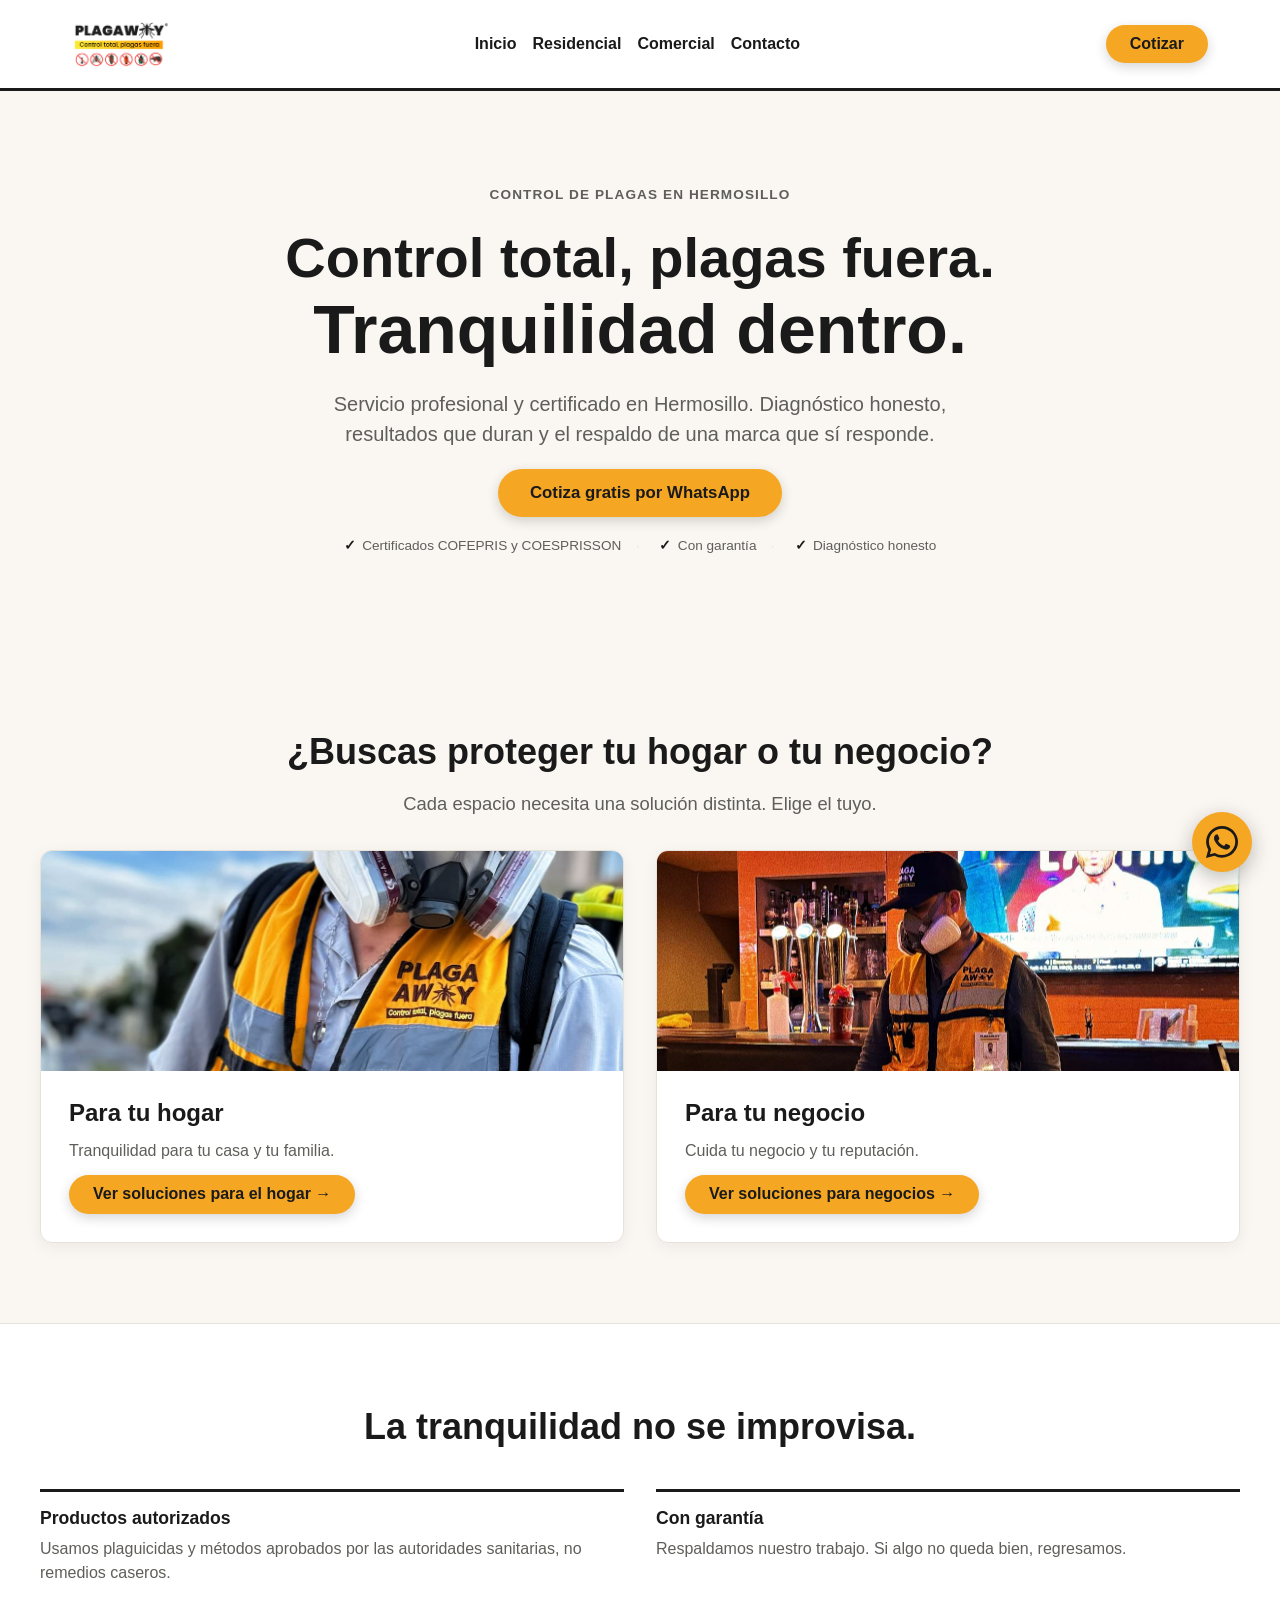
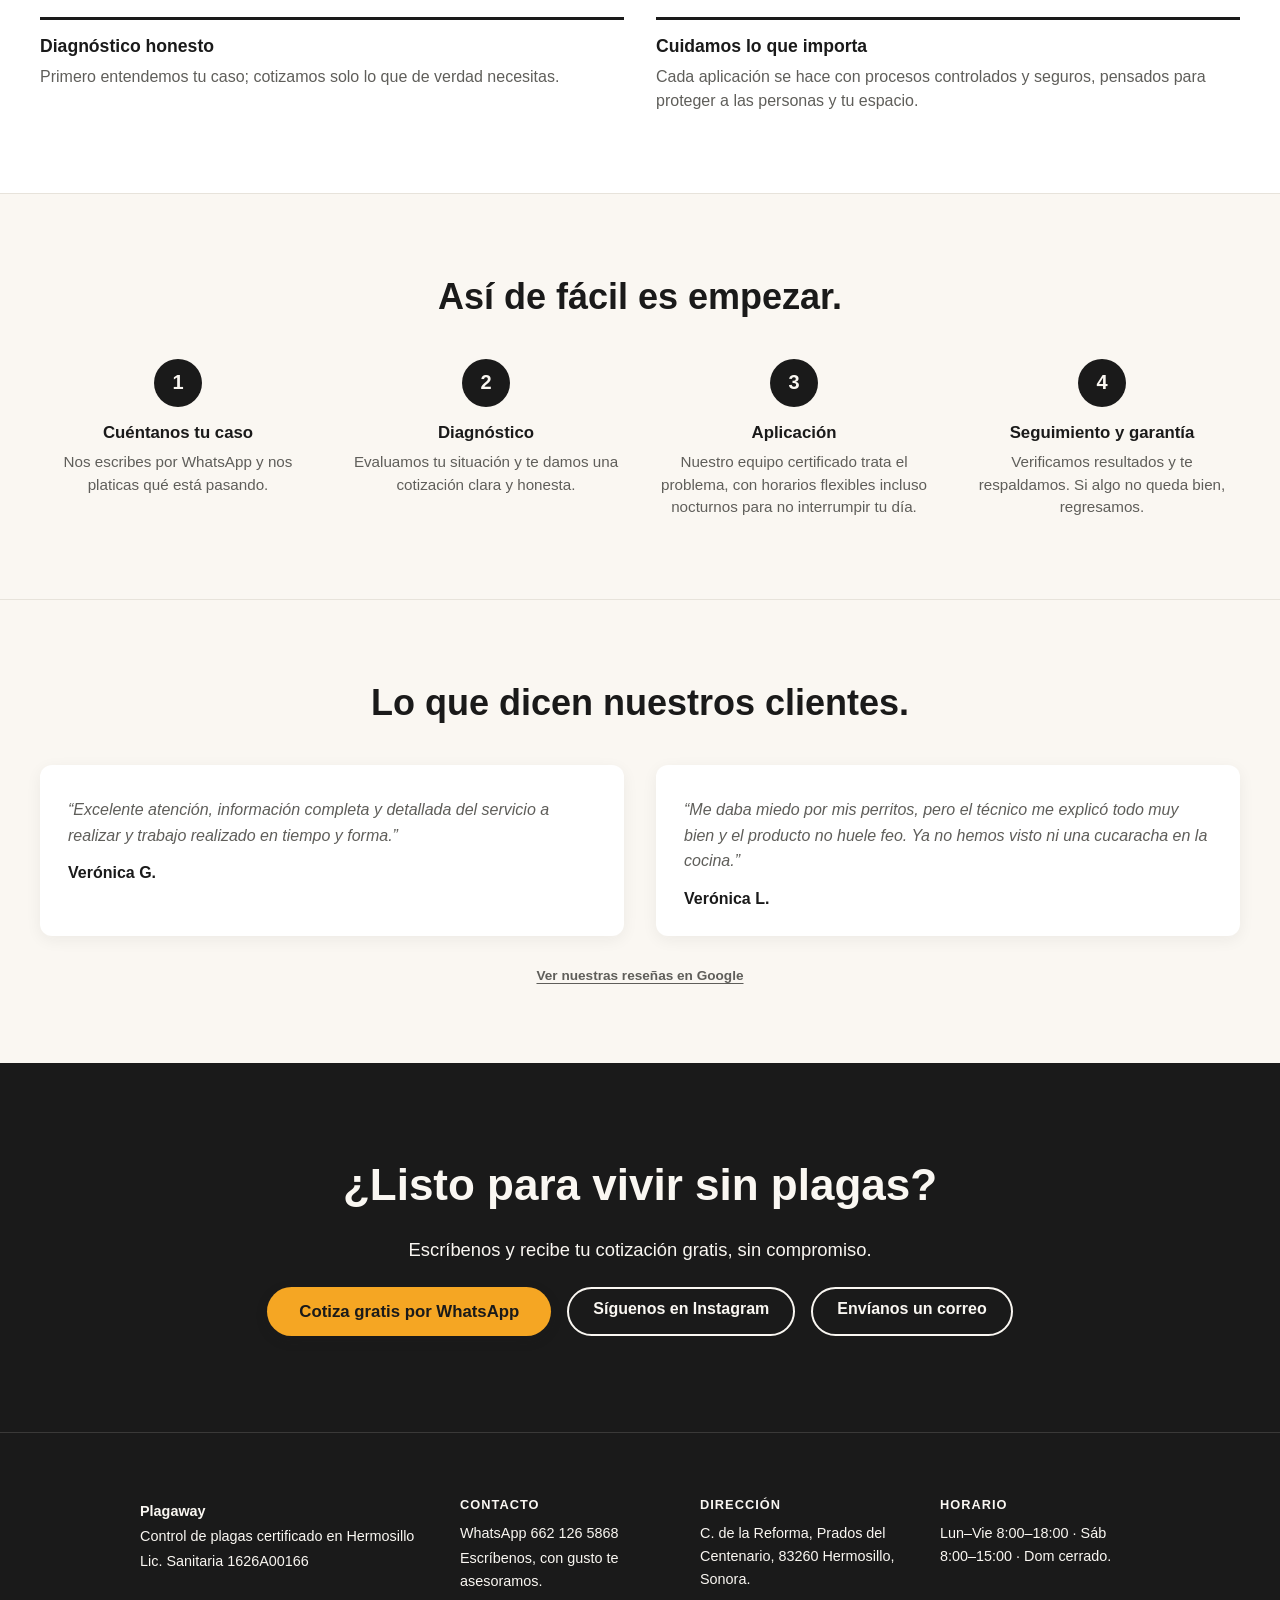
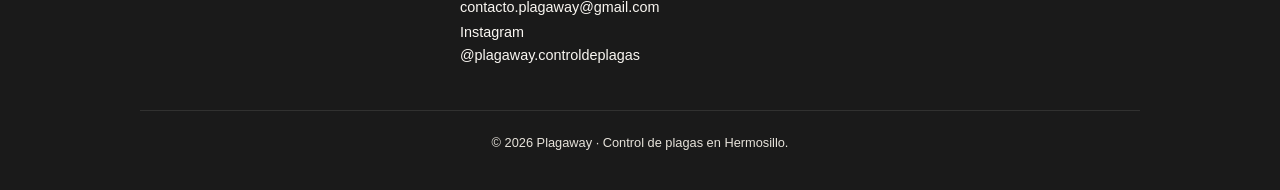
<file: index.html>
<!DOCTYPE html>
<html lang="es-MX">
<head>
  <meta charset="UTF-8">
  <meta name="viewport" content="width=device-width, initial-scale=1.0">
  <meta name="theme-color" content="#1A1A1A">
  <link rel="icon" type="image/png" href="favicon-isotipo.png">
  <link rel="apple-touch-icon" href="favicon-isotipo.png">
  <title>Plagaway | Fumigación y control de plagas en Hermosillo</title>
  <meta name="description" content="Control de plagas profesional y certificado en Hermosillo. Negocios, restaurantes y hogares. Diagnóstico honesto y garantía. Cotiza gratis por WhatsApp.">
  <meta property="og:title" content="Plagaway | Fumigación y control de plagas en Hermosillo">
  <meta property="og:description" content="Control de plagas profesional y certificado en Hermosillo y alrededores. Negocios, restaurantes y hogares. Cotiza gratis por WhatsApp.">
  <meta property="og:type" content="website">
  <meta property="og:site_name" content="Plagaway">
  <link rel="canonical" href="https://www.plagaway.com.mx/">
  <meta property="og:locale" content="es_MX">
  <meta property="og:url" content="https://www.plagaway.com.mx/">
  <meta property="og:image" content="https://www.plagaway.com.mx/img/og-image.jpg">
  <meta property="og:image:width" content="1200">
  <meta property="og:image:height" content="630">
  <meta name="twitter:card" content="summary_large_image">
  <meta name="twitter:title" content="Plagaway | Fumigación y control de plagas en Hermosillo">
  <meta name="twitter:description" content="Control de plagas profesional y certificado en Hermosillo y alrededores. Negocios, restaurantes y hogares. Cotiza gratis por WhatsApp.">
  <meta name="twitter:image" content="https://www.plagaway.com.mx/img/og-image.jpg">
  <link rel="stylesheet" href="styles.css">
  <script type="application/ld+json">
  {
    "@context": "https://schema.org",
    "@type": "LocalBusiness",
    "name": "Plagaway",
    "description": "Control de plagas certificado en Hermosillo para negocios y hogares.",
    "url": "https://www.plagaway.com.mx",
    "telephone": "+526621265868",
    "email": "contacto.plagaway@gmail.com",
    "image": "https://www.plagaway.com.mx/img/og-image.jpg",
    "logo": "https://www.plagaway.com.mx/img/og-image.jpg",
    "address": {
      "@type": "PostalAddress",
      "streetAddress": "C. de la Reforma, Prados del Centenario",
      "addressLocality": "Hermosillo",
      "addressRegion": "Sonora",
      "postalCode": "83260",
      "addressCountry": "MX"
    },
    "areaServed": "Hermosillo y alrededores",
    "openingHours": [
      "Mo-Fr 08:00-18:00",
      "Sa 08:00-15:00"
    ],
    "sameAs": [
      "https://instagram.com/plagaway.controldeplagas"
    ]
  }
  </script>
</head>
<body>
  <header class="topbar">
    <div class="topbar__inner">
      <img src="logo.png" alt="Plagaway" class="topbar__logo" width="400" height="198">
      <nav class="nav">
        <a href="index.html">Inicio</a>
        <a href="residencial.html">Residencial</a>
        <a href="comercial.html">Comercial</a>
        <a href="#contacto">Contacto</a>
      </nav>
      <a href="https://wa.me/526621265868?text=Hola%2C%20vengo%20de%20su%20p%C3%A1gina%20web%20y%20quiero%20cotizar." target="_blank" rel="noopener noreferrer" class="btn btn--amber">Cotizar</a>
    </div>
  </header>

  <section class="hero">
    <div class="hero__inner">
      <p class="hero__kicker">Control de plagas en Hermosillo</p>
      <h1 class="hero__title">Control total, plagas fuera. <span class="hero__title-accent">Tranquilidad dentro.</span></h1>
      <p class="hero__subtitle">Servicio profesional y certificado en Hermosillo. Diagnóstico honesto, resultados que duran y el respaldo de una marca que sí responde.</p>
      <a href="https://wa.me/526621265868?text=Hola%2C%20vengo%20de%20su%20p%C3%A1gina%20web%20y%20quiero%20cotizar." target="_blank" rel="noopener noreferrer" class="btn btn--amber btn--large">Cotiza gratis por WhatsApp</a>
      <ul class="hero__trust">
        <li>Certificados COFEPRIS y COESPRISSON</li>
        <li>Con garantía</li>
        <li>Diagnóstico honesto</li>
      </ul>
    </div>
  </section>

  <section class="paths">
    <div class="paths__inner">
      <h2 class="paths__heading">¿Buscas proteger tu hogar o tu negocio?</h2>
      <p class="paths__intro">Cada espacio necesita una solución distinta. Elige el tuyo.</p>
      <div class="paths__grid">
        <article class="path-card">
          <img class="path-card__image" src="img/residencial-servicio.jpg" width="1200" height="2133" loading="lazy" style="object-position: center 32%;" alt="Técnico certificado de Plagaway atendiendo un hogar">
          <div class="path-card__body">
            <h3 class="path-card__title">Para tu hogar</h3>
            <p class="path-card__text">Tranquilidad para tu casa y tu familia.</p>
            <a href="residencial.html" class="btn btn--amber">Ver soluciones para el hogar →</a>
          </div>
        </article>
        <article class="path-card">
          <img class="path-card__image" src="img/comercial-restaurante.jpg" width="1163" height="1400" loading="lazy" style="object-position: center 18%;" alt="Técnico de Plagaway fumigando un restaurante">
          <div class="path-card__body">
            <h3 class="path-card__title">Para tu negocio</h3>
            <p class="path-card__text">Cuida tu negocio y tu reputación.</p>
            <a href="comercial.html" class="btn btn--amber">Ver soluciones para negocios →</a>
          </div>
        </article>
      </div>
    </div>
  </section>

  <section class="why">
    <div class="why__inner">
      <h2 class="why__heading">La tranquilidad no se improvisa.</h2>

      <div class="why__grid">
        <div class="why-item">
          <h3 class="why-item__title">Productos autorizados</h3>
          <p class="why-item__text">Usamos plaguicidas y métodos aprobados por las autoridades sanitarias, no remedios caseros.</p>
        </div>
        <div class="why-item">
          <h3 class="why-item__title">Con garantía</h3>
          <p class="why-item__text">Respaldamos nuestro trabajo. Si algo no queda bien, regresamos.</p>
        </div>
        <div class="why-item">
          <h3 class="why-item__title">Diagnóstico honesto</h3>
          <p class="why-item__text">Primero entendemos tu caso; cotizamos solo lo que de verdad necesitas.</p>
        </div>
        <div class="why-item">
          <h3 class="why-item__title">Cuidamos lo que importa</h3>
          <p class="why-item__text">Cada aplicación se hace con procesos controlados y seguros, pensados para proteger a las personas y tu espacio.</p>
        </div>
      </div>
    </div>
  </section>

  <section class="process">
    <div class="process__inner">
      <h2 class="process__heading">Así de fácil es empezar.</h2>

      <div class="process__steps">
        <div class="process-step">
          <span class="process-step__number">1</span>
          <h3 class="process-step__title">Cuéntanos tu caso</h3>
          <p class="process-step__text">Nos escribes por WhatsApp y nos platicas qué está pasando.</p>
        </div>
        <div class="process-step">
          <span class="process-step__number">2</span>
          <h3 class="process-step__title">Diagnóstico</h3>
          <p class="process-step__text">Evaluamos tu situación y te damos una cotización clara y honesta.</p>
        </div>
        <div class="process-step">
          <span class="process-step__number">3</span>
          <h3 class="process-step__title">Aplicación</h3>
          <p class="process-step__text">Nuestro equipo certificado trata el problema, con horarios flexibles incluso nocturnos para no interrumpir tu día.</p>
        </div>
        <div class="process-step">
          <span class="process-step__number">4</span>
          <h3 class="process-step__title">Seguimiento y garantía</h3>
          <p class="process-step__text">Verificamos resultados y te respaldamos. Si algo no queda bien, regresamos.</p>
        </div>
      </div>
    </div>
  </section>

  <section class="testimonials">
    <div class="testimonials__inner">
      <h2 class="testimonials__heading">Lo que dicen nuestros clientes.</h2>

      <div class="testimonials__grid">
        <blockquote class="testimonial">
          <p class="testimonial__text">“Excelente atención, información completa y detallada del servicio a realizar y trabajo realizado en tiempo y forma.”</p>
          <footer class="testimonial__author">Verónica G.</footer>
        </blockquote>
        <blockquote class="testimonial">
          <p class="testimonial__text">“Me daba miedo por mis perritos, pero el técnico me explicó todo muy bien y el producto no huele feo. Ya no hemos visto ni una cucaracha en la cocina.”</p>
          <footer class="testimonial__author">Verónica L.</footer>
        </blockquote>
      </div>

      <a class="testimonials__google" href="https://www.google.com/search?q=plagaway#lrd=0x6341e3a42880d5b1:0xd004fcf74755b260,1,,,," target="_blank" rel="noopener noreferrer">Ver nuestras reseñas en Google</a>
    </div>
  </section>

  <section class="contact" id="contacto">
    <div class="contact__inner">
      <h2 class="contact__heading">¿Listo para vivir sin plagas?</h2>
      <p class="contact__subtitle">Escríbenos y recibe tu cotización gratis, sin compromiso.</p>

      <div class="contact__actions">
        <a href="https://wa.me/526621265868?text=Hola%2C%20vengo%20de%20su%20p%C3%A1gina%20web%20y%20quiero%20cotizar." target="_blank" rel="noopener noreferrer" class="btn btn--amber btn--large">Cotiza gratis por WhatsApp</a>
        <a href="https://instagram.com/plagaway.controldeplagas" target="_blank" rel="noopener noreferrer" class="btn btn--outline">Síguenos en Instagram</a>
        <a href="mailto:contacto.plagaway@gmail.com" class="btn btn--outline">Envíanos un correo</a>
      </div>
    </div>
  </section>

  <footer class="footer">
    <div class="footer__inner">
      <div class="footer__col">
        <p class="footer__name">Plagaway</p>
        <p>Control de plagas certificado en Hermosillo</p>
        <p class="footer__muted">Lic. Sanitaria 1626A00166</p>
      </div>

      <div class="footer__col">
        <h2 class="footer__title">Contacto</h2>
        <p><a class="footer__link" href="https://wa.me/526621265868?text=Hola%2C%20vengo%20de%20su%20p%C3%A1gina%20web%20y%20quiero%20cotizar." target="_blank" rel="noopener noreferrer">WhatsApp 662 126 5868</a></p>
        <p class="footer__muted">Escríbenos, con gusto te asesoramos.</p>
        <p><a class="footer__link" href="mailto:contacto.plagaway@gmail.com">contacto.plagaway@gmail.com</a></p>
        <p><a class="footer__link" href="https://instagram.com/plagaway.controldeplagas" target="_blank" rel="noopener noreferrer">Instagram @plagaway.controldeplagas</a></p>
      </div>

      <div class="footer__col">
        <h2 class="footer__title">Dirección</h2>
        <p>C. de la Reforma, Prados del Centenario, 83260 Hermosillo, Sonora.</p>
      </div>

      <div class="footer__col">
        <h2 class="footer__title">Horario</h2>
        <p>Lun–Vie 8:00–18:00 · Sáb 8:00–15:00 · Dom cerrado.</p>
      </div>
    </div>

    <p class="footer__legal">© 2026 Plagaway · Control de plagas en Hermosillo.</p>
  </footer>

  <a class="wa-float"
     href="https://wa.me/526621265868?text=Hola%2C%20vengo%20de%20su%20p%C3%A1gina%20web%20y%20quiero%20cotizar."
     target="_blank" rel="noopener noreferrer"
     aria-label="Escríbenos por WhatsApp">
    <svg class="wa-float__icon" viewBox="0 0 24 24" width="32" height="32" aria-hidden="true" focusable="false">
      <path fill="currentColor" d="M17.472 14.382c-.297-.149-1.758-.867-2.03-.967-.273-.099-.471-.148-.67.15-.197.297-.767.966-.94 1.164-.173.199-.347.223-.644.075-.297-.15-1.255-.463-2.39-1.475-.883-.788-1.48-1.761-1.653-2.059-.173-.297-.018-.458.13-.606.134-.133.298-.347.446-.52.149-.174.198-.297.298-.497.099-.198.05-.371-.025-.52-.075-.149-.669-1.612-.916-2.207-.242-.579-.487-.5-.669-.51-.173-.008-.371-.01-.57-.01-.198 0-.52.074-.792.372-.272.297-1.04 1.016-1.04 2.479 0 1.462 1.065 2.875 1.213 3.074.149.198 2.096 3.2 5.077 4.487.709.306 1.262.489 1.694.625.712.227 1.36.195 1.871.118.571-.085 1.758-.719 2.006-1.413.248-.694.248-1.289.173-1.413-.074-.124-.272-.198-.57-.347m-5.421 7.403h-.004a9.87 9.87 0 01-5.031-1.378l-.361-.214-3.741.982.998-3.648-.235-.374a9.86 9.86 0 01-1.51-5.26c.001-5.45 4.436-9.884 9.888-9.884 2.64 0 5.122 1.03 6.988 2.898a9.825 9.825 0 012.893 6.994c-.003 5.45-4.437 9.885-9.885 9.885M20.52 3.449C18.24 1.245 15.24 0 12.045 0 5.463 0 .104 5.334.101 11.892c0 2.096.549 4.14 1.595 5.945L0 24l6.335-1.652a12.062 12.062 0 005.71 1.447h.006c6.585 0 11.946-5.336 11.949-11.896 0-3.176-1.24-6.165-3.495-8.411"/>
    </svg>
  </a>
</body>
</html>
</file>
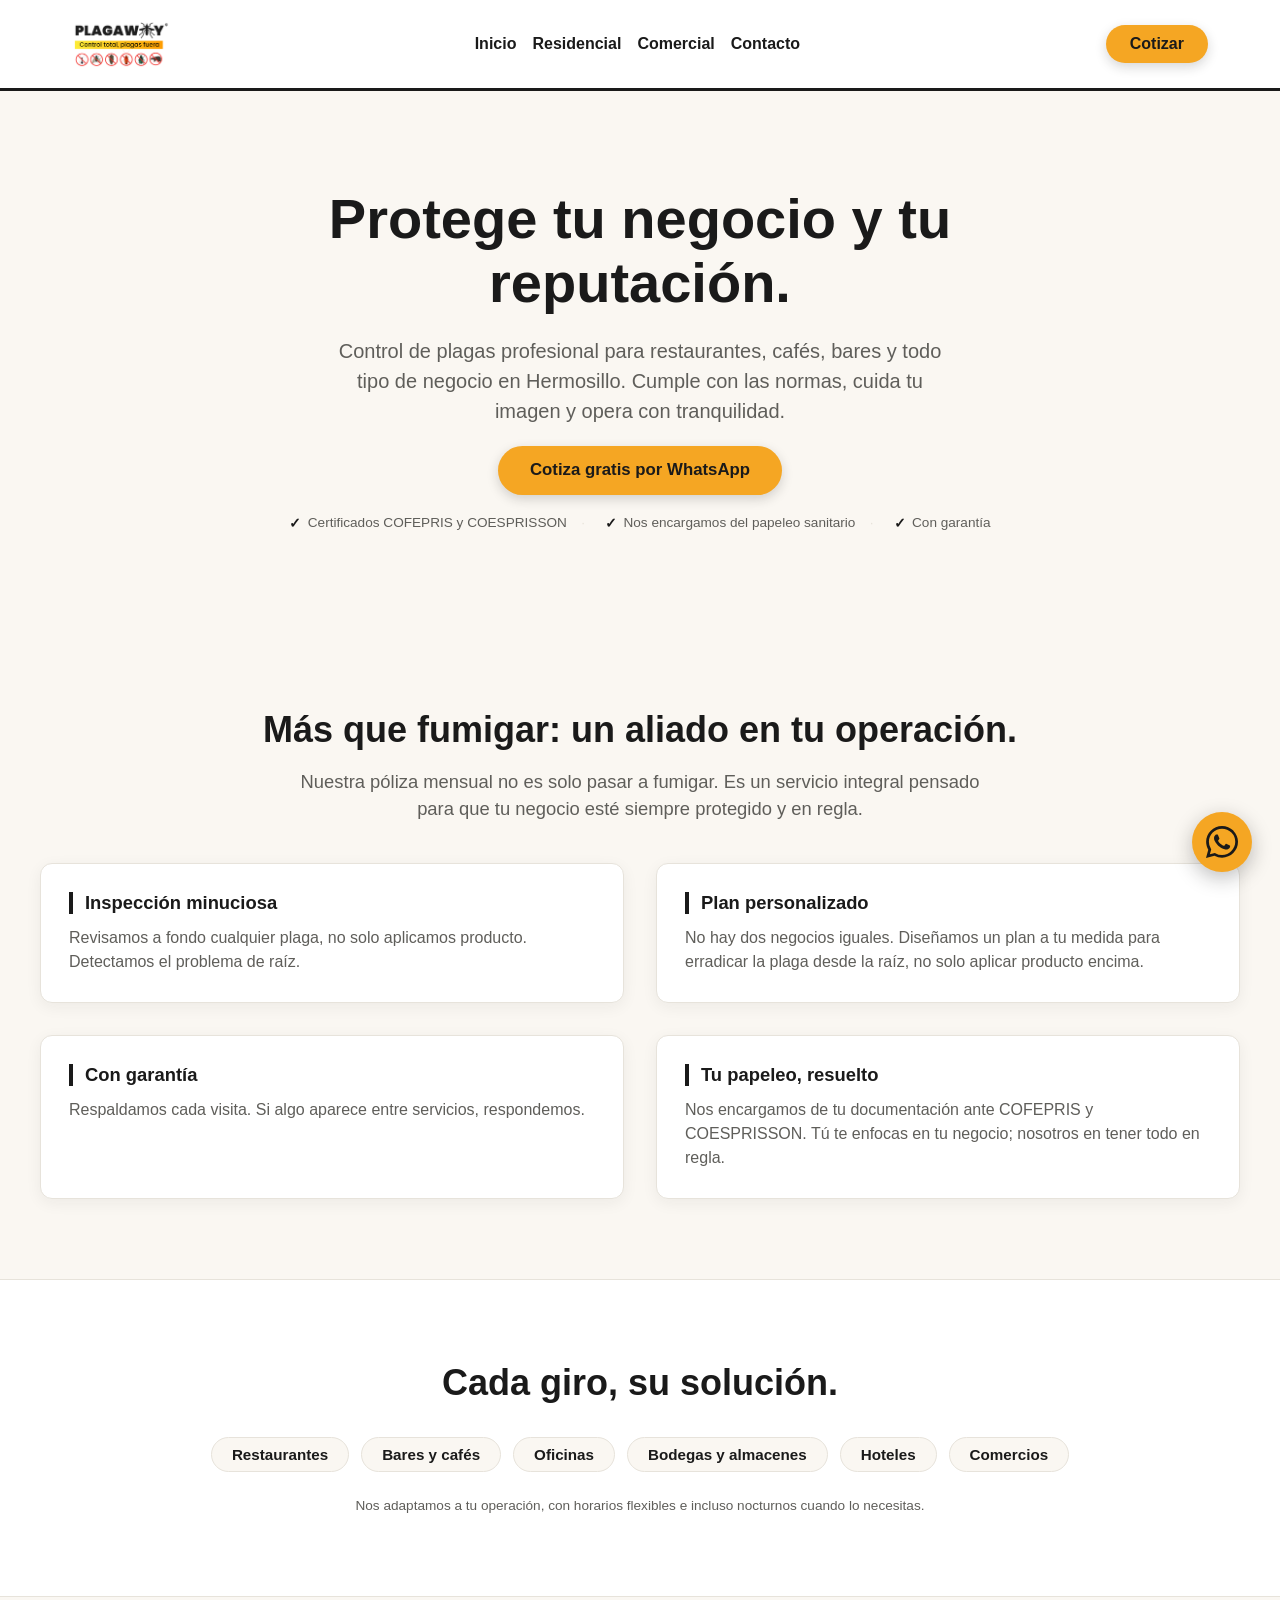
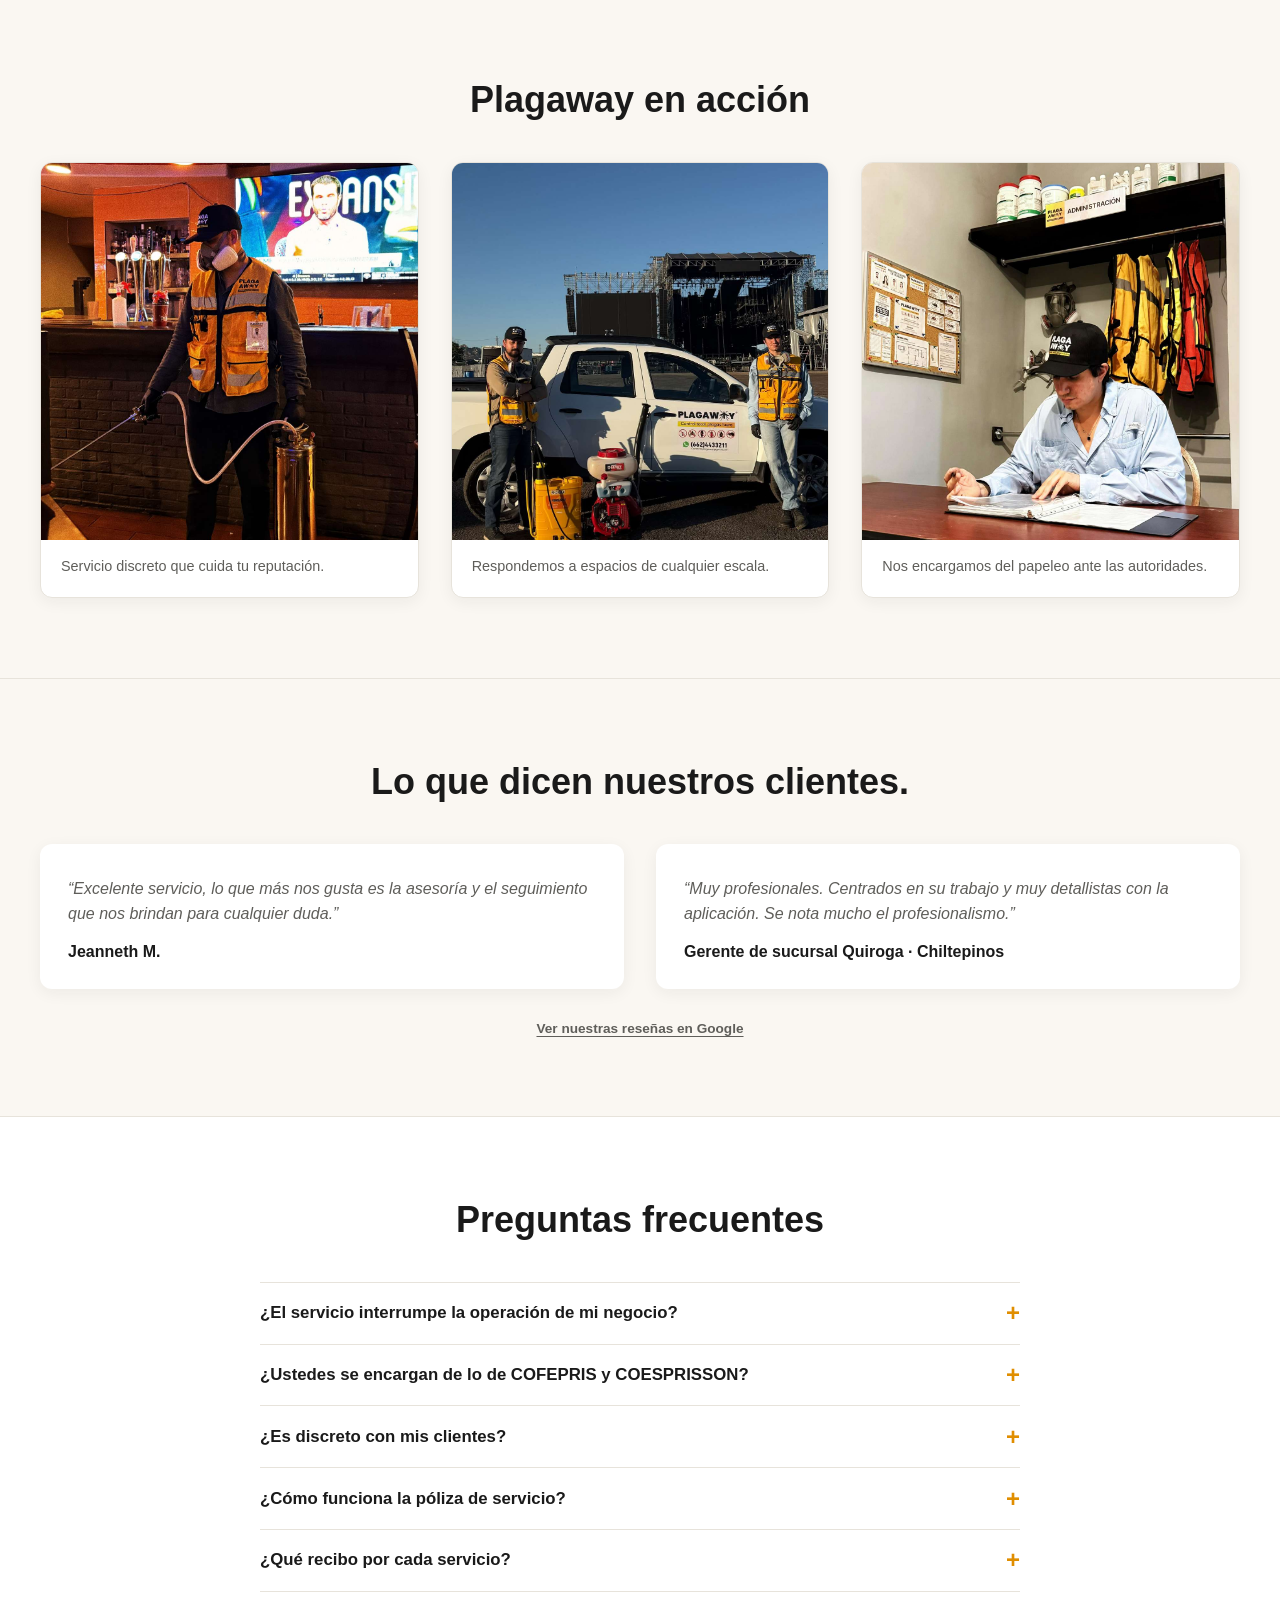
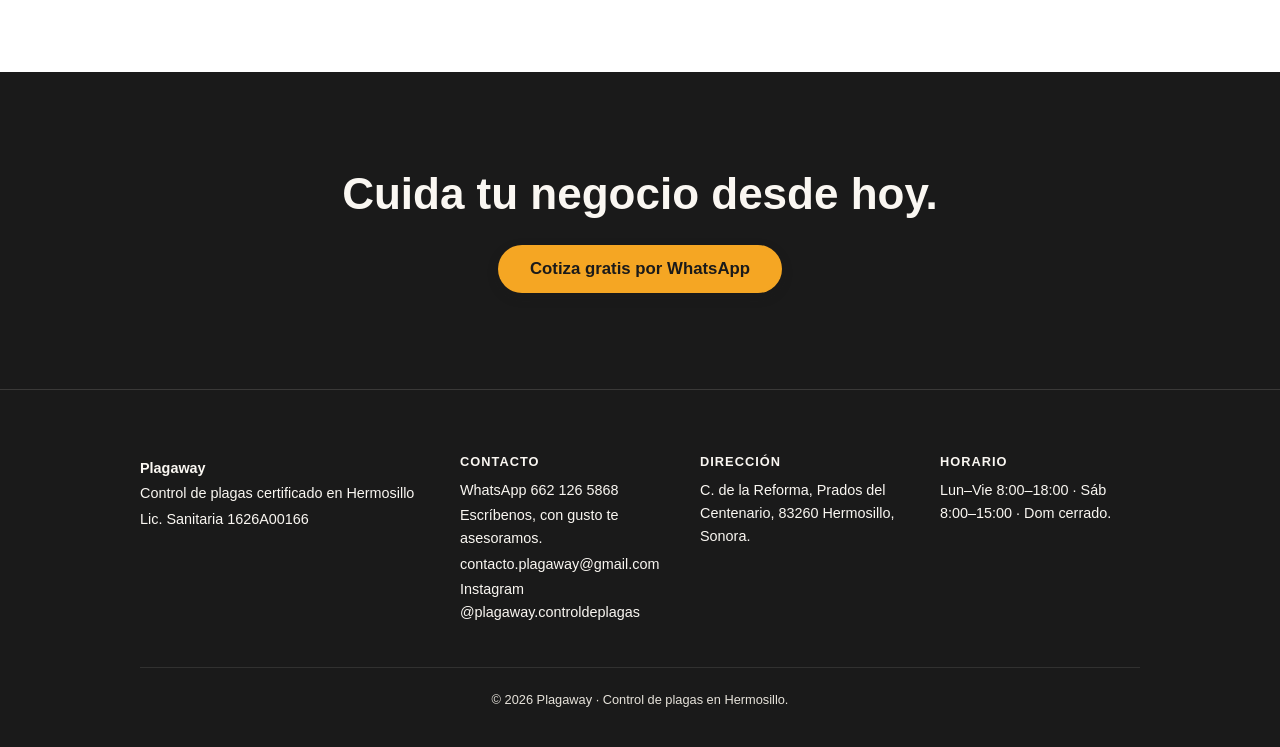
<file: comercial.html>
<!DOCTYPE html>
<html lang="es-MX">
<head>
  <meta charset="UTF-8">
  <meta name="viewport" content="width=device-width, initial-scale=1.0">
  <meta name="theme-color" content="#1A1A1A">
  <link rel="icon" type="image/png" href="favicon-isotipo.png">
  <link rel="apple-touch-icon" href="favicon-isotipo.png">
  <title>Plagaway | Control de plagas comercial en Hermosillo</title>
  <meta name="description" content="Control de plagas para negocios y restaurantes en Hermosillo. Póliza mensual y respaldo certificado (COFEPRIS y COESPRISSON). Cotiza gratis por WhatsApp.">
  <link rel="canonical" href="https://www.plagaway.com.mx/comercial.html">
  <meta property="og:type" content="website">
  <meta property="og:site_name" content="Plagaway">
  <meta property="og:locale" content="es_MX">
  <meta property="og:url" content="https://www.plagaway.com.mx/comercial.html">
  <meta property="og:title" content="Plagaway | Control de plagas comercial en Hermosillo">
  <meta property="og:description" content="Control de plagas para negocios y restaurantes en Hermosillo. Póliza mensual y respaldo certificado (COFEPRIS y COESPRISSON). Cotiza gratis por WhatsApp.">
  <meta property="og:image" content="https://www.plagaway.com.mx/img/og-image.jpg">
  <meta property="og:image:width" content="1200">
  <meta property="og:image:height" content="630">
  <meta name="twitter:card" content="summary_large_image">
  <meta name="twitter:title" content="Plagaway | Control de plagas comercial en Hermosillo">
  <meta name="twitter:description" content="Control de plagas para negocios y restaurantes en Hermosillo. Póliza mensual y respaldo certificado (COFEPRIS y COESPRISSON). Cotiza gratis por WhatsApp.">
  <meta name="twitter:image" content="https://www.plagaway.com.mx/img/og-image.jpg">
  <link rel="stylesheet" href="styles.css">
  <script type="application/ld+json">
  {
    "@context": "https://schema.org",
    "@type": "FAQPage",
    "mainEntity": [
      {
        "@type": "Question",
        "name": "¿El servicio interrumpe la operación de mi negocio?",
        "acceptedAnswer": {
          "@type": "Answer",
          "text": "Nos adaptamos a tus horarios para que tu operación siga su ritmo. Si lo necesitas, también damos servicio fuera de tu horario de atención; cuéntanos tu caso y lo coordinamos."
        }
      },
      {
        "@type": "Question",
        "name": "¿Ustedes se encargan de lo de COFEPRIS y COESPRISSON?",
        "acceptedAnswer": {
          "@type": "Answer",
          "text": "Sí. Somos una empresa certificada y nos encargamos del papeleo y la documentación ante COFEPRIS y COESPRISSON, para que tu negocio esté siempre en regla ante una revisión. Tú te enfocas en tu negocio; nosotros, en que cumplas."
        }
      },
      {
        "@type": "Question",
        "name": "¿Es discreto con mis clientes?",
        "acceptedAnswer": {
          "@type": "Answer",
          "text": "Totalmente. Trabajamos de forma discreta y profesional, cuidando la imagen de tu local en todo momento. Tu reputación está tan protegida como tu negocio."
        }
      },
      {
        "@type": "Question",
        "name": "¿Cómo funciona la póliza de servicio?",
        "acceptedAnswer": {
          "@type": "Answer",
          "text": "La diseñamos según tu giro y las normas que debes cumplir: definimos la frecuencia de mantenimiento que tu negocio necesita y la vigencia que prefieras. Así mantienes el control todo el año, no solo cuando aparece el problema."
        }
      },
      {
        "@type": "Question",
        "name": "¿Qué recibo por cada servicio?",
        "acceptedAnswer": {
          "@type": "Answer",
          "text": "Un reporte y un certificado por cada servicio, más la garantía de nuestro trabajo. Documentación formal, lista para cuando una autoridad o tu corporativo la pidan."
        }
      }
    ]
  }
  </script>
</head>
<body>
  <header class="topbar">
    <div class="topbar__inner">
      <img src="logo.png" alt="Plagaway" class="topbar__logo" width="400" height="198">
      <nav class="nav">
        <a href="index.html">Inicio</a>
        <a href="residencial.html">Residencial</a>
        <a href="comercial.html">Comercial</a>
        <a href="#contacto">Contacto</a>
      </nav>
      <a href="https://wa.me/526621265868?text=Hola%2C%20vengo%20de%20su%20p%C3%A1gina%20web%20y%20quiero%20cotizar%20el%20servicio%20para%20mi%20negocio." target="_blank" rel="noopener noreferrer" class="btn btn--amber">Cotizar</a>
    </div>
  </header>

  <section class="hero">
    <div class="hero__inner">
      <h1 class="hero__title">Protege tu negocio y tu reputación.</h1>
      <p class="hero__subtitle">Control de plagas profesional para restaurantes, cafés, bares y todo tipo de negocio en Hermosillo. Cumple con las normas, cuida tu imagen y opera con tranquilidad.</p>
      <a href="https://wa.me/526621265868?text=Hola%2C%20vengo%20de%20su%20p%C3%A1gina%20web%20y%20quiero%20cotizar%20el%20servicio%20para%20mi%20negocio." target="_blank" rel="noopener noreferrer" class="btn btn--amber btn--large">Cotiza gratis por WhatsApp</a>
      <ul class="hero__trust">
        <li>Certificados COFEPRIS y COESPRISSON</li>
        <li>Nos encargamos del papeleo sanitario</li>
        <li>Con garantía</li>
      </ul>
    </div>
  </section>

  <section class="policy">
    <div class="policy__inner">
      <h2 class="policy__heading">Más que fumigar: un aliado en tu operación.</h2>
      <p class="policy__intro">Nuestra póliza mensual no es solo pasar a fumigar. Es un servicio integral pensado para que tu negocio esté siempre protegido y en regla.</p>

      <div class="policy__grid">
        <div class="policy-card">
          <h3 class="policy-card__title">Inspección minuciosa</h3>
          <p class="policy-card__text">Revisamos a fondo cualquier plaga, no solo aplicamos producto. Detectamos el problema de raíz.</p>
        </div>
        <div class="policy-card">
          <h3 class="policy-card__title">Plan personalizado</h3>
          <p class="policy-card__text">No hay dos negocios iguales. Diseñamos un plan a tu medida para erradicar la plaga desde la raíz, no solo aplicar producto encima.</p>
        </div>
        <div class="policy-card">
          <h3 class="policy-card__title">Con garantía</h3>
          <p class="policy-card__text">Respaldamos cada visita. Si algo aparece entre servicios, respondemos.</p>
        </div>
        <div class="policy-card">
          <h3 class="policy-card__title">Tu papeleo, resuelto</h3>
          <p class="policy-card__text">Nos encargamos de tu documentación ante COFEPRIS y COESPRISSON. Tú te enfocas en tu negocio; nosotros en tener todo en regla.</p>
        </div>
      </div>
    </div>
  </section>

  <section class="business-types">
    <div class="business-types__inner">
      <h2 class="business-types__heading">Cada giro, su solución.</h2>
      <div class="business-types__list">
        <span class="business-type">Restaurantes</span>
        <span class="business-type">Bares y cafés</span>
        <span class="business-type">Oficinas</span>
        <span class="business-type">Bodegas y almacenes</span>
        <span class="business-type">Hoteles</span>
        <span class="business-type">Comercios</span>
      </div>
      <p class="business-types__note">Nos adaptamos a tu operación, con horarios flexibles e incluso nocturnos cuando lo necesitas.</p>
    </div>
  </section>

  <section class="gallery">
    <div class="gallery__inner">
      <h2 class="gallery__heading">Plagaway en acción</h2>
      <div class="gallery__grid">
        <figure class="gallery__item">
          <img class="gallery__img gallery__img--restaurante" src="img/comercial-restaurante.jpg"
               width="1163" height="1400" loading="lazy"
               alt="Técnico de Plagaway uniformado y con equipo de protección fumigando detrás de la barra de un bar-restaurante">
          <figcaption class="gallery__caption">Servicio discreto que cuida tu reputación.</figcaption>
        </figure>
        <figure class="gallery__item">
          <img class="gallery__img" src="img/comercial-eventos.jpg"
               width="1400" height="1197" loading="lazy"
               alt="Dos técnicos de Plagaway junto a la camioneta de la empresa frente al escenario de un evento masivo">
          <figcaption class="gallery__caption">Respondemos a espacios de cualquier escala.</figcaption>
        </figure>
        <figure class="gallery__item">
          <img class="gallery__img gallery__img--admin" src="img/comercial-administracion.jpg"
               width="1320" height="1400" loading="lazy"
               alt="Técnico de Plagaway revisando documentación y bitácoras de servicio en el área de administración">
          <figcaption class="gallery__caption">Nos encargamos del papeleo ante las autoridades.</figcaption>
        </figure>
      </div>
    </div>
  </section>

  <section class="testimonials">
    <div class="testimonials__inner">
      <h2 class="testimonials__heading">Lo que dicen nuestros clientes.</h2>

      <div class="testimonials__grid">
        <blockquote class="testimonial">
          <p class="testimonial__text">“Excelente servicio, lo que más nos gusta es la asesoría y el seguimiento que nos brindan para cualquier duda.”</p>
          <footer class="testimonial__author">Jeanneth M.</footer>
        </blockquote>
        <blockquote class="testimonial">
          <p class="testimonial__text">“Muy profesionales. Centrados en su trabajo y muy detallistas con la aplicación. Se nota mucho el profesionalismo.”</p>
          <footer class="testimonial__author">Gerente de sucursal Quiroga · Chiltepinos</footer>
        </blockquote>
      </div>

      <a class="testimonials__google" href="https://www.google.com/search?q=plagaway#lrd=0x6341e3a42880d5b1:0xd004fcf74755b260,1,,,," target="_blank" rel="noopener noreferrer">Ver nuestras reseñas en Google</a>
    </div>
  </section>

  <section class="faq">
    <div class="faq__inner">
      <h2 class="faq__heading">Preguntas frecuentes</h2>

      <details class="faq__item">
        <summary class="faq__q">¿El servicio interrumpe la operación de mi negocio?</summary>
        <p class="faq__a">Nos adaptamos a tus horarios para que tu operación siga su ritmo. Si lo necesitas, también damos servicio fuera de tu horario de atención; cuéntanos tu caso y lo coordinamos.</p>
      </details>

      <details class="faq__item">
        <summary class="faq__q">¿Ustedes se encargan de lo de COFEPRIS y COESPRISSON?</summary>
        <p class="faq__a">Sí. Somos una empresa certificada y nos encargamos del papeleo y la documentación ante COFEPRIS y COESPRISSON, para que tu negocio esté siempre en regla ante una revisión. Tú te enfocas en tu negocio; nosotros, en que cumplas.</p>
      </details>

      <details class="faq__item">
        <summary class="faq__q">¿Es discreto con mis clientes?</summary>
        <p class="faq__a">Totalmente. Trabajamos de forma discreta y profesional, cuidando la imagen de tu local en todo momento. Tu reputación está tan protegida como tu negocio.</p>
      </details>

      <details class="faq__item">
        <summary class="faq__q">¿Cómo funciona la póliza de servicio?</summary>
        <p class="faq__a">La diseñamos según tu giro y las normas que debes cumplir: definimos la frecuencia de mantenimiento que tu negocio necesita y la vigencia que prefieras. Así mantienes el control todo el año, no solo cuando aparece el problema.</p>
      </details>

      <details class="faq__item">
        <summary class="faq__q">¿Qué recibo por cada servicio?</summary>
        <p class="faq__a">Un reporte y un certificado por cada servicio, más la garantía de nuestro trabajo. Documentación formal, lista para cuando una autoridad o tu corporativo la pidan.</p>
      </details>
    </div>
  </section>

  <section class="contact" id="contacto">
    <div class="contact__inner">
      <h2 class="contact__heading">Cuida tu negocio desde hoy.</h2>
      <a href="https://wa.me/526621265868?text=Hola%2C%20vengo%20de%20su%20p%C3%A1gina%20web%20y%20quiero%20cotizar%20el%20servicio%20para%20mi%20negocio." target="_blank" rel="noopener noreferrer" class="btn btn--amber btn--large">Cotiza gratis por WhatsApp</a>
    </div>
  </section>

  <footer class="footer">
    <div class="footer__inner">
      <div class="footer__col">
        <p class="footer__name">Plagaway</p>
        <p>Control de plagas certificado en Hermosillo</p>
        <p class="footer__muted">Lic. Sanitaria 1626A00166</p>
      </div>

      <div class="footer__col">
        <h2 class="footer__title">Contacto</h2>
        <p><a class="footer__link" href="https://wa.me/526621265868?text=Hola%2C%20vengo%20de%20su%20p%C3%A1gina%20web%20y%20quiero%20cotizar%20el%20servicio%20para%20mi%20negocio." target="_blank" rel="noopener noreferrer">WhatsApp 662 126 5868</a></p>
        <p class="footer__muted">Escríbenos, con gusto te asesoramos.</p>
        <p><a class="footer__link" href="mailto:contacto.plagaway@gmail.com">contacto.plagaway@gmail.com</a></p>
        <p><a class="footer__link" href="https://instagram.com/plagaway.controldeplagas" target="_blank" rel="noopener noreferrer">Instagram @plagaway.controldeplagas</a></p>
      </div>

      <div class="footer__col">
        <h2 class="footer__title">Dirección</h2>
        <p>C. de la Reforma, Prados del Centenario, 83260 Hermosillo, Sonora.</p>
      </div>

      <div class="footer__col">
        <h2 class="footer__title">Horario</h2>
        <p>Lun–Vie 8:00–18:00 · Sáb 8:00–15:00 · Dom cerrado.</p>
      </div>
    </div>

    <p class="footer__legal">© 2026 Plagaway · Control de plagas en Hermosillo.</p>
  </footer>

  <a class="wa-float"
     href="https://wa.me/526621265868?text=Hola%2C%20vengo%20de%20su%20p%C3%A1gina%20web%20y%20quiero%20cotizar%20el%20servicio%20para%20mi%20negocio."
     target="_blank" rel="noopener noreferrer"
     aria-label="Escríbenos por WhatsApp">
    <svg class="wa-float__icon" viewBox="0 0 24 24" width="32" height="32" aria-hidden="true" focusable="false">
      <path fill="currentColor" d="M17.472 14.382c-.297-.149-1.758-.867-2.03-.967-.273-.099-.471-.148-.67.15-.197.297-.767.966-.94 1.164-.173.199-.347.223-.644.075-.297-.15-1.255-.463-2.39-1.475-.883-.788-1.48-1.761-1.653-2.059-.173-.297-.018-.458.13-.606.134-.133.298-.347.446-.52.149-.174.198-.297.298-.497.099-.198.05-.371-.025-.52-.075-.149-.669-1.612-.916-2.207-.242-.579-.487-.5-.669-.51-.173-.008-.371-.01-.57-.01-.198 0-.52.074-.792.372-.272.297-1.04 1.016-1.04 2.479 0 1.462 1.065 2.875 1.213 3.074.149.198 2.096 3.2 5.077 4.487.709.306 1.262.489 1.694.625.712.227 1.36.195 1.871.118.571-.085 1.758-.719 2.006-1.413.248-.694.248-1.289.173-1.413-.074-.124-.272-.198-.57-.347m-5.421 7.403h-.004a9.87 9.87 0 01-5.031-1.378l-.361-.214-3.741.982.998-3.648-.235-.374a9.86 9.86 0 01-1.51-5.26c.001-5.45 4.436-9.884 9.888-9.884 2.64 0 5.122 1.03 6.988 2.898a9.825 9.825 0 012.893 6.994c-.003 5.45-4.437 9.885-9.885 9.885M20.52 3.449C18.24 1.245 15.24 0 12.045 0 5.463 0 .104 5.334.101 11.892c0 2.096.549 4.14 1.595 5.945L0 24l6.335-1.652a12.062 12.062 0 005.71 1.447h.006c6.585 0 11.946-5.336 11.949-11.896 0-3.176-1.24-6.165-3.495-8.411"/>
    </svg>
  </a>
</body>
</html>
</file>
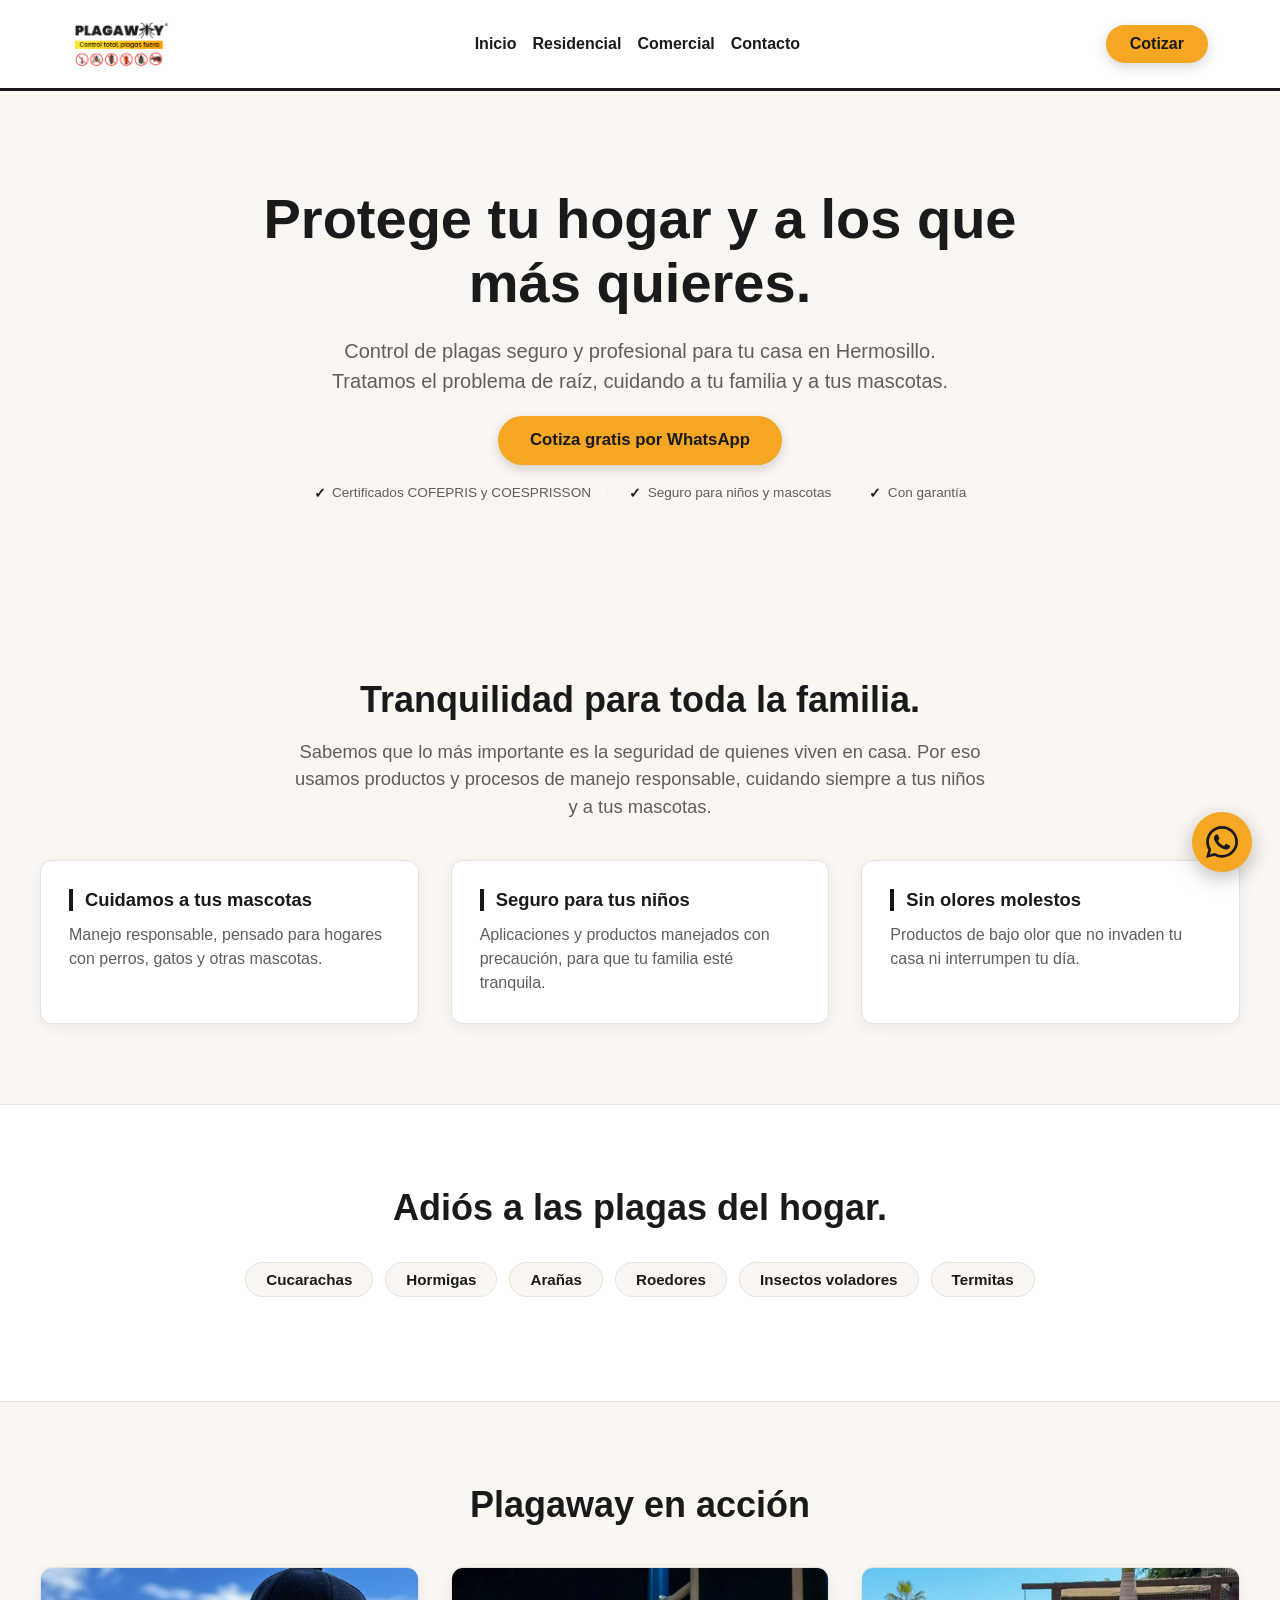
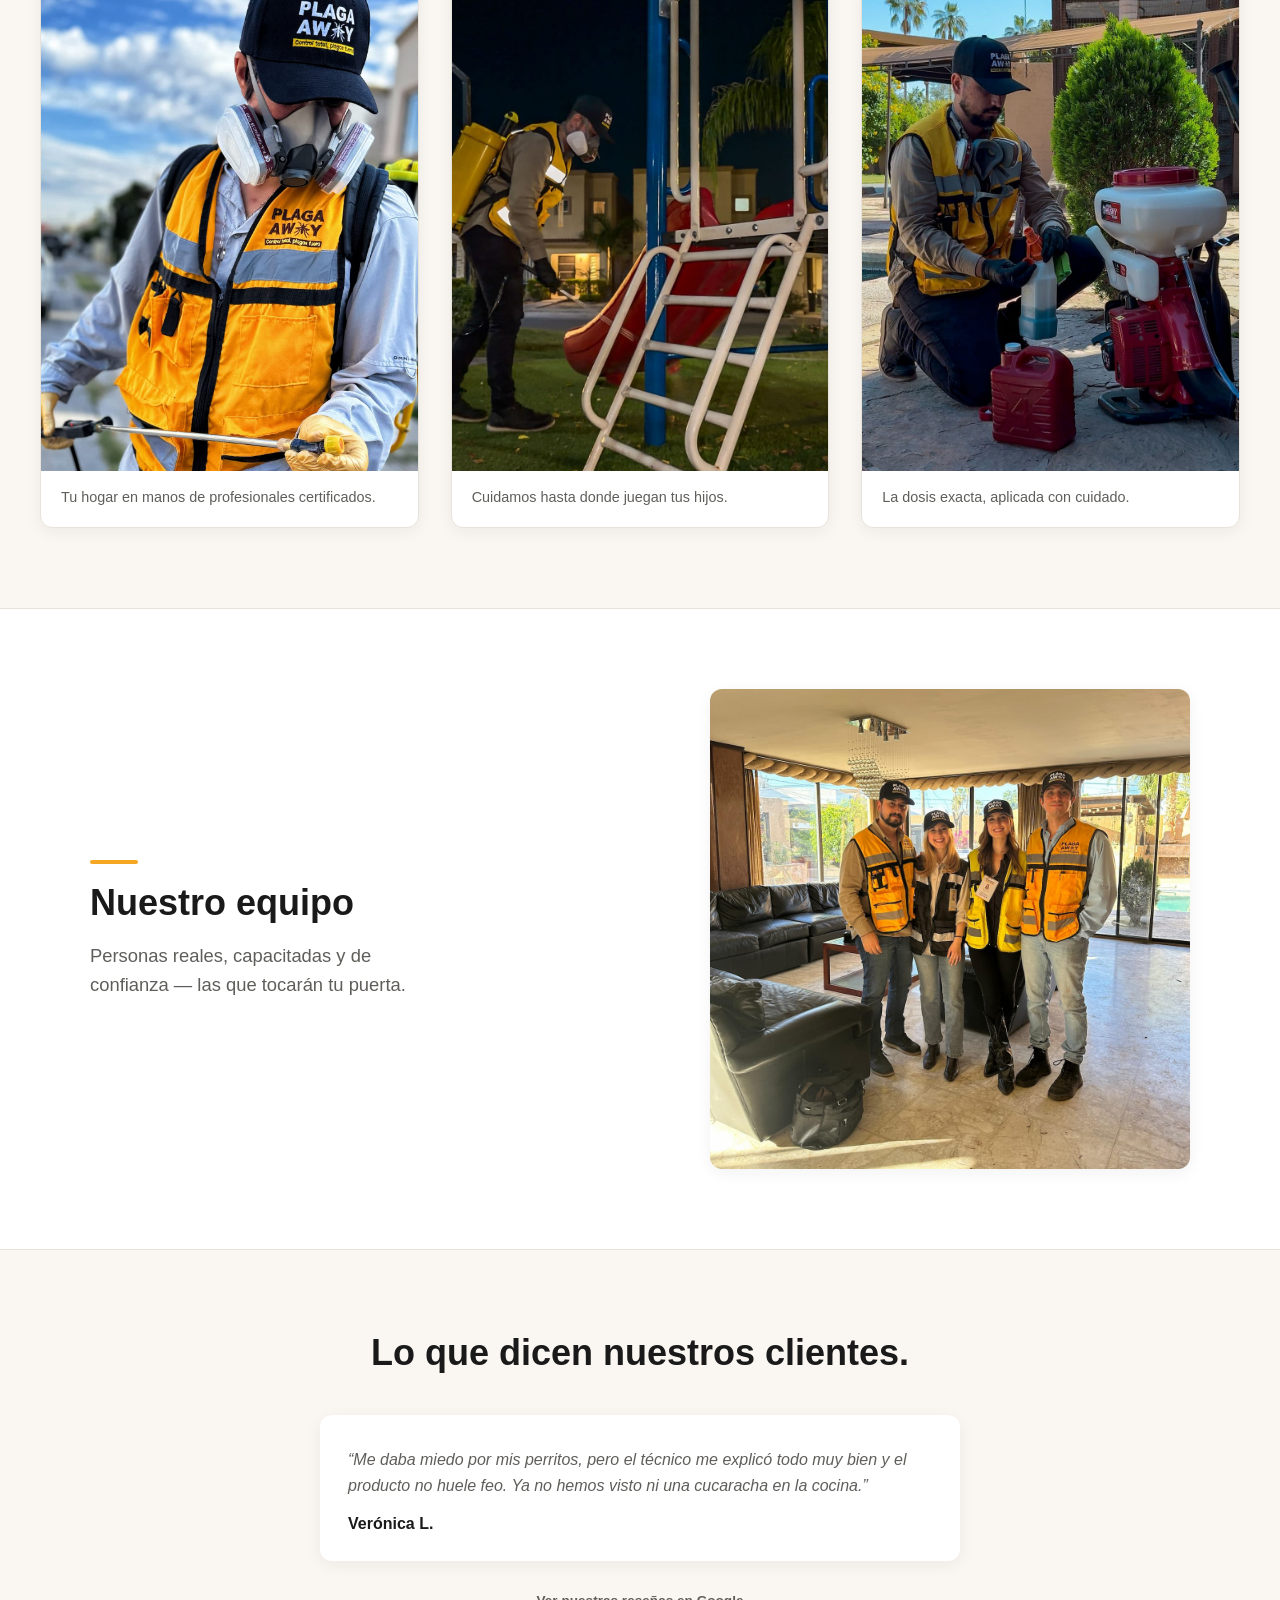
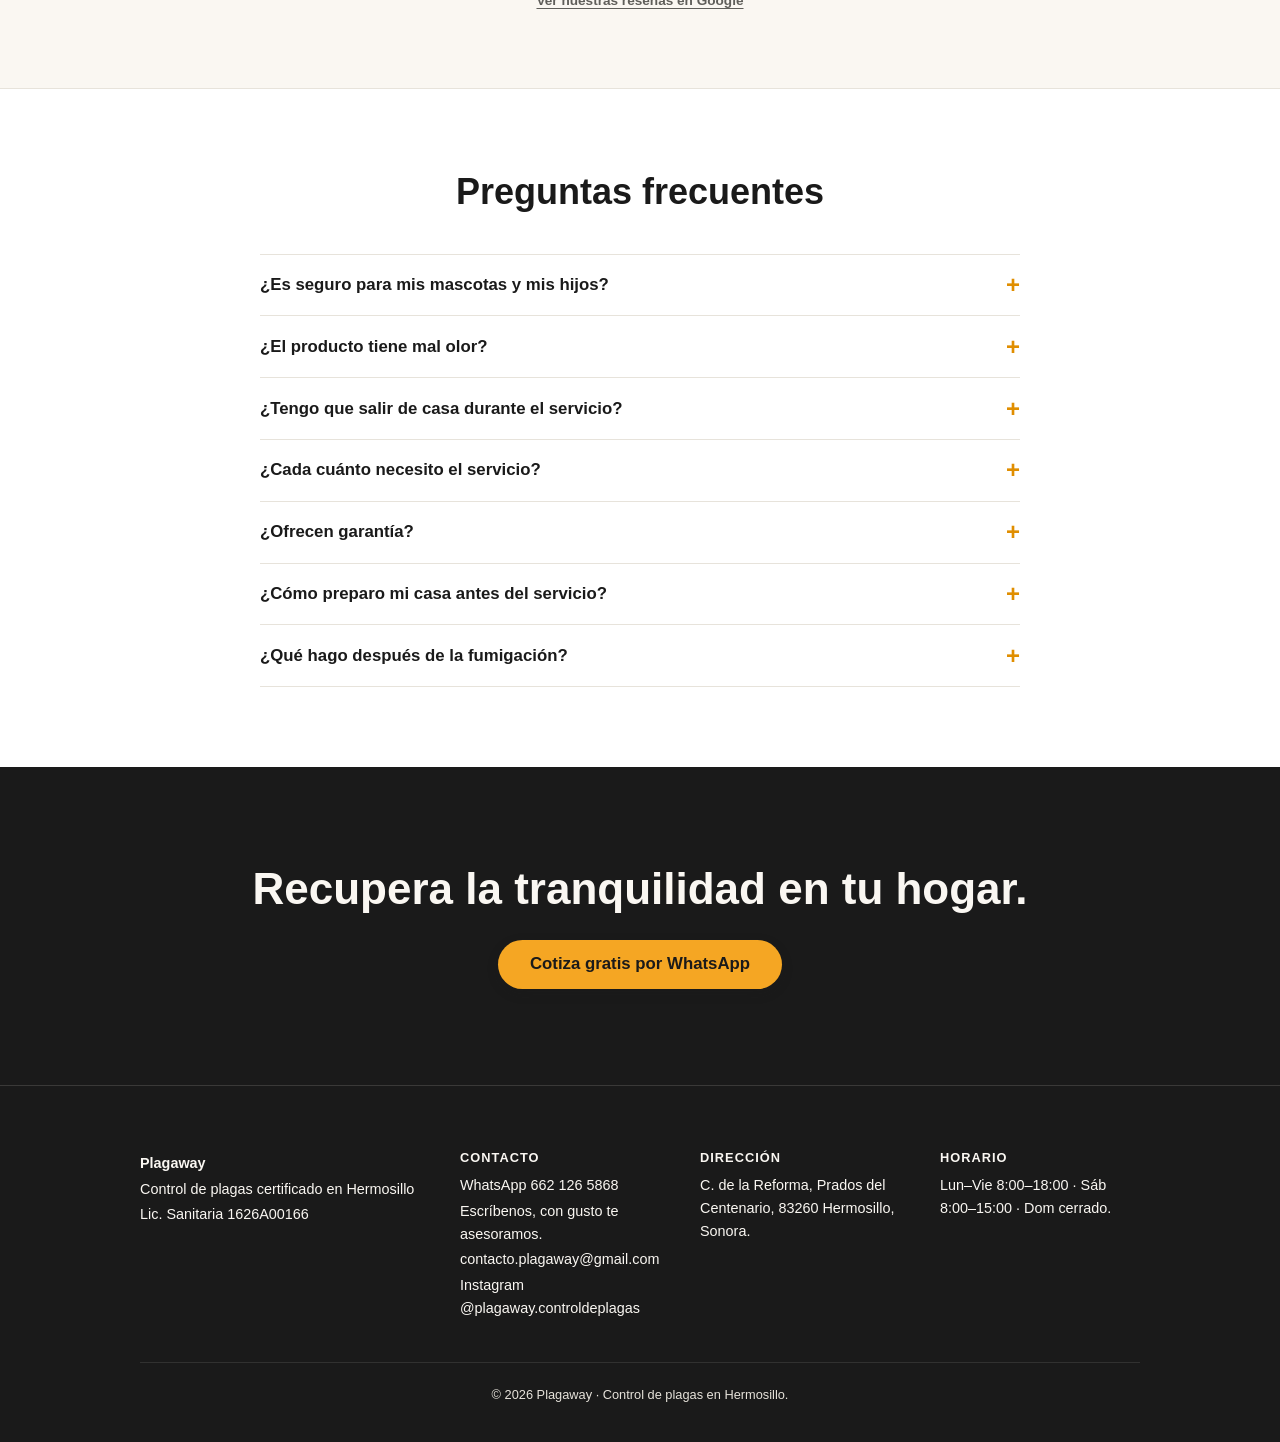
<file: residencial.html>
<!DOCTYPE html>
<html lang="es-MX">
<head>
  <meta charset="UTF-8">
  <meta name="viewport" content="width=device-width, initial-scale=1.0">
  <meta name="theme-color" content="#1A1A1A">
  <link rel="icon" type="image/png" href="favicon-isotipo.png">
  <link rel="apple-touch-icon" href="favicon-isotipo.png">
  <title>Plagaway | Control de plagas residencial en Hermosillo</title>
  <meta name="description" content="Control de plagas para tu hogar en Hermosillo. Protección segura para tu familia y mascotas, sin olores molestos. Servicio certificado. Cotiza gratis por WhatsApp.">
  <link rel="canonical" href="https://www.plagaway.com.mx/residencial.html">
  <meta property="og:type" content="website">
  <meta property="og:site_name" content="Plagaway">
  <meta property="og:locale" content="es_MX">
  <meta property="og:url" content="https://www.plagaway.com.mx/residencial.html">
  <meta property="og:title" content="Plagaway | Control de plagas residencial en Hermosillo">
  <meta property="og:description" content="Control de plagas para tu hogar en Hermosillo. Protección segura para tu familia y mascotas, sin olores molestos. Servicio certificado. Cotiza gratis por WhatsApp.">
  <meta property="og:image" content="https://www.plagaway.com.mx/img/og-image.jpg">
  <meta property="og:image:width" content="1200">
  <meta property="og:image:height" content="630">
  <meta name="twitter:card" content="summary_large_image">
  <meta name="twitter:title" content="Plagaway | Control de plagas residencial en Hermosillo">
  <meta name="twitter:description" content="Control de plagas para tu hogar en Hermosillo. Protección segura para tu familia y mascotas, sin olores molestos. Servicio certificado. Cotiza gratis por WhatsApp.">
  <meta name="twitter:image" content="https://www.plagaway.com.mx/img/og-image.jpg">
  <link rel="stylesheet" href="styles.css">
  <script type="application/ld+json">
  {
    "@context": "https://schema.org",
    "@type": "FAQPage",
    "mainEntity": [
      {
        "@type": "Question",
        "name": "¿Es seguro para mis mascotas y mis hijos?",
        "acceptedAnswer": {
          "@type": "Answer",
          "text": "Sí. Usamos productos autorizados por las autoridades sanitarias, aplicados en las dosis y zonas correctas por personal capacitado. Cuidar a tu familia y a tus mascotas es justo la razón por la que seguimos un protocolo estricto. En casos especiales —embarazo, recién nacidos, gatos, entre otros— el técnico te da indicaciones personalizadas."
        }
      },
      {
        "@type": "Question",
        "name": "¿El producto tiene mal olor?",
        "acceptedAnswer": {
          "@type": "Answer",
          "text": "No. Trabajamos con productos de bajo olor; no dejan ese olor fuerte que muchos asocian con la fumigación. Podrás retomar tu día sin que tu casa huela a químico."
        }
      },
      {
        "@type": "Question",
        "name": "¿Tengo que salir de casa durante el servicio?",
        "acceptedAnswer": {
          "@type": "Answer",
          "text": "Sí, es parte del protocolo de seguridad. Durante la aplicación todos deben permanecer fuera del área un mínimo de 2 horas (idealmente 4), y al llegar ventilamos abriendo puertas y ventanas al menos 30 minutos. Es poco tiempo fuera a cambio de una casa protegida por mucho más."
        }
      },
      {
        "@type": "Question",
        "name": "¿Cada cuánto necesito el servicio?",
        "acceptedAnswer": {
          "@type": "Answer",
          "text": "Depende de tu caso, y por eso empezamos con una inspección y un diagnóstico honesto. Si es algo puntual, te lo decimos; si conviene un plan recurrente para mantener el control, también. Nunca te vendemos de más."
        }
      },
      {
        "@type": "Question",
        "name": "¿Ofrecen garantía?",
        "acceptedAnswer": {
          "@type": "Answer",
          "text": "Sí. Dentro del periodo de garantía, si algo persiste atendemos tu reporte el mismo día y agendamos un refuerzo sin costo, de forma prioritaria. Respondemos por nuestro trabajo."
        }
      },
      {
        "@type": "Question",
        "name": "¿Cómo preparo mi casa antes del servicio?",
        "acceptedAnswer": {
          "@type": "Answer",
          "text": "Es sencillo: guarda alimentos y utensilios de cocina (en bolsas o en el refrigerador), separa un poco los muebles de la pared para que lleguemos a los rincones, y retira platos y juguetes de tus mascotas (si tienes acuario, apaga la bomba de aire y cúbrelo). Una limpieza general previa ayuda a que el producto se adhiera mejor. Nosotros llegamos con todo el equipo; tú solo prepara el espacio y nosotros hacemos el resto."
        }
      },
      {
        "@type": "Question",
        "name": "¿Qué hago después de la fumigación?",
        "acceptedAnswer": {
          "@type": "Answer",
          "text": "Al regresar, ventila abriendo puertas y ventanas unos 30 minutos. Limpia solo las superficies de contacto directo (mesas, cocina, manijas) y evita trapear junto a las paredes las primeras 48 horas, para no quitar el efecto protector. Deja que el piso seque antes de que tus mascotas caminen por ahí. Y algo normal: si ves más actividad de insectos las primeras horas, es buena señal, significa que el producto está trabajando."
        }
      }
    ]
  }
  </script>
</head>
<body>
  <header class="topbar">
    <div class="topbar__inner">
      <img src="logo.png" alt="Plagaway" class="topbar__logo" width="400" height="198">
      <nav class="nav">
        <a href="index.html">Inicio</a>
        <a href="residencial.html">Residencial</a>
        <a href="comercial.html">Comercial</a>
        <a href="#contacto">Contacto</a>
      </nav>
      <a href="https://wa.me/526621265868?text=Hola%2C%20vengo%20de%20su%20p%C3%A1gina%20web%20y%20quiero%20cotizar%20el%20servicio%20para%20mi%20hogar." target="_blank" rel="noopener noreferrer" class="btn btn--amber">Cotizar</a>
    </div>
  </header>

  <section class="hero">
    <div class="hero__inner">
      <h1 class="hero__title">Protege tu hogar y a los que más quieres.</h1>
      <p class="hero__subtitle">Control de plagas seguro y profesional para tu casa en Hermosillo. Tratamos el problema de raíz, cuidando a tu familia y a tus mascotas.</p>
      <a href="https://wa.me/526621265868?text=Hola%2C%20vengo%20de%20su%20p%C3%A1gina%20web%20y%20quiero%20cotizar%20el%20servicio%20para%20mi%20hogar." target="_blank" rel="noopener noreferrer" class="btn btn--amber btn--large">Cotiza gratis por WhatsApp</a>
      <ul class="hero__trust">
        <li>Certificados COFEPRIS y COESPRISSON</li>
        <li>Seguro para niños y mascotas</li>
        <li>Con garantía</li>
      </ul>
    </div>
  </section>

  <section class="trust">
    <div class="trust__inner">
      <h2 class="trust__heading">Tranquilidad para toda la familia.</h2>
      <p class="trust__intro">Sabemos que lo más importante es la seguridad de quienes viven en casa. Por eso usamos productos y procesos de manejo responsable, cuidando siempre a tus niños y a tus mascotas.</p>

      <div class="trust__grid">
        <div class="trust-card">
          <h3 class="trust-card__title">Cuidamos a tus mascotas</h3>
          <p class="trust-card__text">Manejo responsable, pensado para hogares con perros, gatos y otras mascotas.</p>
        </div>
        <div class="trust-card">
          <h3 class="trust-card__title">Seguro para tus niños</h3>
          <p class="trust-card__text">Aplicaciones y productos manejados con precaución, para que tu familia esté tranquila.</p>
        </div>
        <div class="trust-card">
          <h3 class="trust-card__title">Sin olores molestos</h3>
          <p class="trust-card__text">Productos de bajo olor que no invaden tu casa ni interrumpen tu día.</p>
        </div>
      </div>
    </div>
  </section>

  <section class="business-types">
    <div class="business-types__inner">
      <h2 class="business-types__heading">Adiós a las plagas del hogar.</h2>
      <div class="business-types__list">
        <span class="business-type">Cucarachas</span>
        <span class="business-type">Hormigas</span>
        <span class="business-type">Arañas</span>
        <span class="business-type">Roedores</span>
        <span class="business-type">Insectos voladores</span>
        <span class="business-type">Termitas</span>
      </div>
    </div>
  </section>

  <section class="gallery gallery--residencial">
    <div class="gallery__inner">
      <h2 class="gallery__heading">Plagaway en acción</h2>
      <div class="gallery__grid">
        <figure class="gallery__item">
          <img class="gallery__img gallery__img--servicio" src="img/residencial-servicio.jpg"
               width="1200" height="2133" loading="lazy"
               alt="Técnico de Plagaway con gorra, mascarilla de doble filtro y chaleco de la marca aplicando tratamiento con lanza aspersora frente a una casa">
          <figcaption class="gallery__caption">Tu hogar en manos de profesionales certificados.</figcaption>
        </figure>
        <figure class="gallery__item">
          <img class="gallery__img" src="img/residencial-parque.jpg"
               width="912" height="1600" loading="lazy"
               alt="Técnico de Plagaway fumigando de noche el área de juegos infantiles de un fraccionamiento, junto a una resbaladilla roja">
          <figcaption class="gallery__caption">Cuidamos hasta donde juegan tus hijos.</figcaption>
        </figure>
        <figure class="gallery__item">
          <img class="gallery__img gallery__img--preparacion" src="img/residencial-preparacion.jpg"
               width="920" height="1600" loading="lazy"
               alt="Técnico de Plagaway arrodillado midiendo y preparando la dosis de producto junto a la bomba motorizada y un bidón en un jardín">
          <figcaption class="gallery__caption">La dosis exacta, aplicada con cuidado.</figcaption>
        </figure>
      </div>
    </div>
  </section>

  <section class="team">
    <div class="team__inner">
      <div class="team__text">
        <span class="team__rule" aria-hidden="true"></span>
        <h2 class="team__heading">Nuestro equipo</h2>
        <p class="team__lead">Personas reales, capacitadas y de confianza — las que tocarán tu puerta.</p>
      </div>
      <img class="team__photo" src="img/nuestro-equipo.jpg"
           width="1200" height="1600" loading="lazy"
           alt="Los cuatro integrantes del equipo de Plagaway, con gorra y chaleco de la marca, de pie en la sala de una casa que atendieron">
    </div>
  </section>

  <section class="testimonials">
    <div class="testimonials__inner">
      <h2 class="testimonials__heading">Lo que dicen nuestros clientes.</h2>

      <blockquote class="testimonial testimonial--featured">
        <p class="testimonial__text">“Me daba miedo por mis perritos, pero el técnico me explicó todo muy bien y el producto no huele feo. Ya no hemos visto ni una cucaracha en la cocina.”</p>
        <footer class="testimonial__author">Verónica L.</footer>
      </blockquote>

      <a class="testimonials__google" href="https://www.google.com/search?q=plagaway#lrd=0x6341e3a42880d5b1:0xd004fcf74755b260,1,,,," target="_blank" rel="noopener noreferrer">Ver nuestras reseñas en Google</a>
    </div>
  </section>

  <section class="faq">
    <div class="faq__inner">
      <h2 class="faq__heading">Preguntas frecuentes</h2>

      <details class="faq__item">
        <summary class="faq__q">¿Es seguro para mis mascotas y mis hijos?</summary>
        <p class="faq__a">Sí. Usamos productos autorizados por las autoridades sanitarias, aplicados en las dosis y zonas correctas por personal capacitado. Cuidar a tu familia y a tus mascotas es justo la razón por la que seguimos un protocolo estricto. En casos especiales —embarazo, recién nacidos, gatos, entre otros— el técnico te da indicaciones personalizadas.</p>
      </details>

      <details class="faq__item">
        <summary class="faq__q">¿El producto tiene mal olor?</summary>
        <p class="faq__a">No. Trabajamos con productos de bajo olor; no dejan ese olor fuerte que muchos asocian con la fumigación. Podrás retomar tu día sin que tu casa huela a químico.</p>
      </details>

      <details class="faq__item">
        <summary class="faq__q">¿Tengo que salir de casa durante el servicio?</summary>
        <p class="faq__a">Sí, es parte del protocolo de seguridad. Durante la aplicación todos deben permanecer fuera del área un mínimo de 2 horas (idealmente 4), y al llegar ventilamos abriendo puertas y ventanas al menos 30 minutos. Es poco tiempo fuera a cambio de una casa protegida por mucho más.</p>
      </details>

      <details class="faq__item">
        <summary class="faq__q">¿Cada cuánto necesito el servicio?</summary>
        <p class="faq__a">Depende de tu caso, y por eso empezamos con una inspección y un diagnóstico honesto. Si es algo puntual, te lo decimos; si conviene un plan recurrente para mantener el control, también. Nunca te vendemos de más.</p>
      </details>

      <details class="faq__item">
        <summary class="faq__q">¿Ofrecen garantía?</summary>
        <p class="faq__a">Sí. Dentro del periodo de garantía, si algo persiste atendemos tu reporte el mismo día y agendamos un refuerzo sin costo, de forma prioritaria. Respondemos por nuestro trabajo.</p>
      </details>

      <details class="faq__item">
        <summary class="faq__q">¿Cómo preparo mi casa antes del servicio?</summary>
        <p class="faq__a">Es sencillo: guarda alimentos y utensilios de cocina (en bolsas o en el refrigerador), separa un poco los muebles de la pared para que lleguemos a los rincones, y retira platos y juguetes de tus mascotas (si tienes acuario, apaga la bomba de aire y cúbrelo). Una limpieza general previa ayuda a que el producto se adhiera mejor. Nosotros llegamos con todo el equipo; tú solo prepara el espacio y nosotros hacemos el resto.</p>
      </details>

      <details class="faq__item">
        <summary class="faq__q">¿Qué hago después de la fumigación?</summary>
        <p class="faq__a">Al regresar, ventila abriendo puertas y ventanas unos 30 minutos. Limpia solo las superficies de contacto directo (mesas, cocina, manijas) y evita trapear junto a las paredes las primeras 48 horas, para no quitar el efecto protector. Deja que el piso seque antes de que tus mascotas caminen por ahí. Y algo normal: si ves más actividad de insectos las primeras horas, es buena señal, significa que el producto está trabajando.</p>
      </details>
    </div>
  </section>

  <section class="contact" id="contacto">
    <div class="contact__inner">
      <h2 class="contact__heading">Recupera la tranquilidad en tu hogar.</h2>
      <a href="https://wa.me/526621265868?text=Hola%2C%20vengo%20de%20su%20p%C3%A1gina%20web%20y%20quiero%20cotizar%20el%20servicio%20para%20mi%20hogar." target="_blank" rel="noopener noreferrer" class="btn btn--amber btn--large">Cotiza gratis por WhatsApp</a>
    </div>
  </section>

  <footer class="footer">
    <div class="footer__inner">
      <div class="footer__col">
        <p class="footer__name">Plagaway</p>
        <p>Control de plagas certificado en Hermosillo</p>
        <p class="footer__muted">Lic. Sanitaria 1626A00166</p>
      </div>

      <div class="footer__col">
        <h2 class="footer__title">Contacto</h2>
        <p><a class="footer__link" href="https://wa.me/526621265868?text=Hola%2C%20vengo%20de%20su%20p%C3%A1gina%20web%20y%20quiero%20cotizar%20el%20servicio%20para%20mi%20hogar." target="_blank" rel="noopener noreferrer">WhatsApp 662 126 5868</a></p>
        <p class="footer__muted">Escríbenos, con gusto te asesoramos.</p>
        <p><a class="footer__link" href="mailto:contacto.plagaway@gmail.com">contacto.plagaway@gmail.com</a></p>
        <p><a class="footer__link" href="https://instagram.com/plagaway.controldeplagas" target="_blank" rel="noopener noreferrer">Instagram @plagaway.controldeplagas</a></p>
      </div>

      <div class="footer__col">
        <h2 class="footer__title">Dirección</h2>
        <p>C. de la Reforma, Prados del Centenario, 83260 Hermosillo, Sonora.</p>
      </div>

      <div class="footer__col">
        <h2 class="footer__title">Horario</h2>
        <p>Lun–Vie 8:00–18:00 · Sáb 8:00–15:00 · Dom cerrado.</p>
      </div>
    </div>

    <p class="footer__legal">© 2026 Plagaway · Control de plagas en Hermosillo.</p>
  </footer>

  <a class="wa-float"
     href="https://wa.me/526621265868?text=Hola%2C%20vengo%20de%20su%20p%C3%A1gina%20web%20y%20quiero%20cotizar%20el%20servicio%20para%20mi%20hogar."
     target="_blank" rel="noopener noreferrer"
     aria-label="Escríbenos por WhatsApp">
    <svg class="wa-float__icon" viewBox="0 0 24 24" width="32" height="32" aria-hidden="true" focusable="false">
      <path fill="currentColor" d="M17.472 14.382c-.297-.149-1.758-.867-2.03-.967-.273-.099-.471-.148-.67.15-.197.297-.767.966-.94 1.164-.173.199-.347.223-.644.075-.297-.15-1.255-.463-2.39-1.475-.883-.788-1.48-1.761-1.653-2.059-.173-.297-.018-.458.13-.606.134-.133.298-.347.446-.52.149-.174.198-.297.298-.497.099-.198.05-.371-.025-.52-.075-.149-.669-1.612-.916-2.207-.242-.579-.487-.5-.669-.51-.173-.008-.371-.01-.57-.01-.198 0-.52.074-.792.372-.272.297-1.04 1.016-1.04 2.479 0 1.462 1.065 2.875 1.213 3.074.149.198 2.096 3.2 5.077 4.487.709.306 1.262.489 1.694.625.712.227 1.36.195 1.871.118.571-.085 1.758-.719 2.006-1.413.248-.694.248-1.289.173-1.413-.074-.124-.272-.198-.57-.347m-5.421 7.403h-.004a9.87 9.87 0 01-5.031-1.378l-.361-.214-3.741.982.998-3.648-.235-.374a9.86 9.86 0 01-1.51-5.26c.001-5.45 4.436-9.884 9.888-9.884 2.64 0 5.122 1.03 6.988 2.898a9.825 9.825 0 012.893 6.994c-.003 5.45-4.437 9.885-9.885 9.885M20.52 3.449C18.24 1.245 15.24 0 12.045 0 5.463 0 .104 5.334.101 11.892c0 2.096.549 4.14 1.595 5.945L0 24l6.335-1.652a12.062 12.062 0 005.71 1.447h.006c6.585 0 11.946-5.336 11.949-11.896 0-3.176-1.24-6.165-3.495-8.411"/>
    </svg>
  </a>
</body>
</html>
</file>
<file: styles.css>
:root {
  --ambar: #F5A623;
  --ambar-oscuro: #E08E00;
  --negro-carbon: #1A1A1A;
  --crema: #FAF7F2;
  --gris-piedra: #E7E3DB;
  --blanco: #FFFFFF;
  --gris-oscuro: #5F5E5A;
}

* {
  box-sizing: border-box;
}

body,
h1,
h2,
h3,
h4,
p,
blockquote {
  margin: 0;
}

body {
  font-family: -apple-system, BlinkMacSystemFont, "Segoe UI", Roboto, Helvetica, Arial, sans-serif;
  background-color: var(--crema);
  color: var(--negro-carbon);
}

.btn {
  display: inline-block;
  border-radius: 999px;
  padding: 0.65rem 1.5rem;
  font-weight: 600;
  text-decoration: none;
  transition: background-color 0.2s ease, box-shadow 0.2s ease;
}

.btn--amber {
  background-color: var(--ambar);
  color: var(--negro-carbon);
  box-shadow: 0 4px 12px rgba(26, 26, 26, 0.18);
}

.btn--amber:hover {
  background-color: var(--ambar-oscuro);
  box-shadow: 0 6px 16px rgba(26, 26, 26, 0.22);
}

.btn--large {
  padding: 0.9rem 2rem;
  font-size: 1.05rem;
}

.btn:focus-visible {
  outline: 2px solid var(--ambar);
  outline-offset: 3px;
}

/* Barra superior */
.topbar {
  background-color: var(--blanco);
  border-bottom: 3px solid var(--negro-carbon);
}

.topbar__inner {
  max-width: 1200px;
  margin: 0 auto;
  padding: 1rem 1.25rem;
  display: flex;
  flex-wrap: wrap;
  align-items: center;
  justify-content: space-between;
  gap: 0.75rem;
}

.topbar__logo {
  height: 40px;
  width: auto;
  order: 1;
}

.topbar__inner > .btn {
  order: 2;
}

.nav {
  order: 3;
  width: 100%;
  display: flex;
  flex-wrap: wrap;
  justify-content: center;
  gap: 1rem;
  font-size: 0.9rem;
}

.nav a {
  color: var(--negro-carbon);
  text-decoration: none;
  font-weight: 600;
  padding: 0.85rem 0;
}

.nav a:hover,
.nav a:focus-visible {
  text-decoration: underline;
  text-decoration-color: var(--ambar);
  text-underline-offset: 4px;
  text-decoration-thickness: 2px;
}

.nav a:focus-visible {
  outline: 2px solid var(--ambar);
  outline-offset: 2px;
  border-radius: 4px;
}

/* Hero */
.hero {
  background-color: var(--crema);
  padding: 3.5rem 1.25rem;
}

.hero__inner {
  max-width: 800px;
  margin: 0 auto;
  text-align: center;
  display: flex;
  flex-direction: column;
  align-items: center;
  gap: 1.25rem;
}

.hero__title {
  color: var(--negro-carbon);
  font-size: clamp(2rem, 5vw, 3.5rem);
  line-height: 1.15;
}

.hero__subtitle {
  color: var(--gris-oscuro);
  font-size: clamp(1rem, 2vw, 1.25rem);
  line-height: 1.5;
  max-width: 620px;
}

.hero__kicker {
  color: var(--gris-oscuro);
  text-transform: uppercase;
  letter-spacing: 0.08em;
  font-size: 0.85rem;
  font-weight: 600;
  margin-bottom: 0.25rem;
}

.hero__title-accent {
  display: block;
  font-size: clamp(2.5rem, 6vw, 4.25rem);
  font-weight: 800;
}

.hero__trust {
  list-style: none;
  margin: 0;
  padding: 0;
  display: flex;
  flex-wrap: wrap;
  justify-content: center;
  gap: 0.5rem 1.25rem;
  font-size: 0.85rem;
  color: var(--gris-oscuro);
}

.hero__trust li {
  display: flex;
  align-items: center;
  gap: 0.4rem;
}

.hero__trust li::before {
  content: "✓";
  color: var(--negro-carbon);
  font-weight: 700;
}

.hero__trust li:not(:last-child)::after {
  content: "·";
  color: var(--gris-piedra);
  margin-left: 0.5rem;
}

@media (max-width: 480px) {
  .hero__title {
    font-size: 1.75rem;
  }

  .hero__title-accent {
    font-size: 2rem;
    line-height: 1.15;
  }
}

@media (min-width: 768px) {
  .topbar__inner {
    flex-wrap: nowrap;
    padding: 1.25rem 2rem;
  }

  .topbar__logo {
    height: 48px;
  }

  .nav {
    order: 2;
    width: auto;
    font-size: 1rem;
  }

  .topbar__inner > .btn {
    order: 3;
  }

  .hero {
    padding: 6rem 2rem;
  }
}

/* Por qué Plagaway */
.why {
  background-color: var(--blanco);
  border-top: 1px solid var(--gris-piedra);
  padding: 3.5rem 1.25rem;
}

.why__inner {
  max-width: 1200px;
  margin: 0 auto;
}

.why__heading {
  color: var(--negro-carbon);
  text-align: center;
  font-size: clamp(1.5rem, 4vw, 2.25rem);
  line-height: 1.25;
  margin-bottom: 2.5rem;
}

.why__grid {
  display: grid;
  grid-template-columns: 1fr;
  gap: 2rem;
}

.why-item {
  border-top: 3px solid var(--negro-carbon);
  padding-top: 1rem;
  display: flex;
  flex-direction: column;
  gap: 0.5rem;
}

.why-item__title {
  color: var(--negro-carbon);
  font-weight: 700;
  font-size: 1.1rem;
}

.why-item__text {
  color: var(--gris-oscuro);
  line-height: 1.5;
}

@media (min-width: 768px) {
  .why {
    padding: 5rem 2rem;
  }

  .why__grid {
    grid-template-columns: repeat(2, 1fr);
  }
}

/* Proceso */
.process {
  background-color: var(--crema);
  border-top: 1px solid var(--gris-piedra);
  padding: 3.5rem 1.25rem;
}

.process__inner {
  max-width: 1200px;
  margin: 0 auto;
}

.process__heading {
  color: var(--negro-carbon);
  text-align: center;
  font-size: clamp(1.5rem, 4vw, 2.25rem);
  line-height: 1.25;
  margin-bottom: 2.5rem;
}

.process__steps {
  display: grid;
  grid-template-columns: 1fr;
  gap: 2rem;
}

.process-step {
  display: flex;
  flex-direction: column;
  align-items: center;
  text-align: center;
  gap: 0.5rem;
}

.process-step__number {
  display: flex;
  align-items: center;
  justify-content: center;
  width: 48px;
  height: 48px;
  border-radius: 50%;
  background-color: var(--negro-carbon);
  color: var(--crema);
  font-weight: 700;
  font-size: 1.25rem;
  margin-bottom: 0.5rem;
}

.process-step__title {
  color: var(--negro-carbon);
  font-weight: 700;
  font-size: 1.05rem;
}

.process-step__text {
  color: var(--gris-oscuro);
  line-height: 1.5;
  font-size: 0.95rem;
}

@media (min-width: 768px) {
  .process {
    padding: 5rem 2rem;
  }

  .process__steps {
    grid-template-columns: repeat(4, 1fr);
  }
}

/* Testimonios */
.testimonials {
  background-color: var(--crema);
  border-top: 1px solid var(--gris-piedra);
  padding: 3.5rem 1.25rem;
}

.testimonials__inner {
  max-width: 1200px;
  margin: 0 auto;
}

.testimonials__heading {
  color: var(--negro-carbon);
  text-align: center;
  font-size: clamp(1.5rem, 4vw, 2.25rem);
  line-height: 1.25;
  margin-bottom: 2.5rem;
}

.testimonials__grid {
  display: grid;
  grid-template-columns: 1fr;
  gap: 1.5rem;
}

.testimonial {
  background-color: var(--blanco);
  border-radius: 12px;
  box-shadow: 0 4px 16px rgba(26, 26, 26, 0.06);
  padding: 2rem 1.75rem 1.75rem;
  display: flex;
  flex-direction: column;
  gap: 1rem;
}

.testimonial__text {
  color: var(--gris-oscuro);
  line-height: 1.6;
  font-style: italic;
}

.testimonial__author {
  color: var(--negro-carbon);
  font-weight: 700;
  font-style: normal;
}

/* Enlace a reseñas de Google (bajo los testimonios) */
.testimonials__google {
  display: block;
  width: fit-content;
  max-width: 100%;
  margin: 2rem auto 0;
  color: var(--gris-oscuro);
  font-size: 0.85rem;
  font-weight: 600;
  text-align: center;
  text-decoration: underline;
  text-underline-offset: 3px;
  text-decoration-thickness: 1px;
  border-radius: 4px;
  transition: color 0.15s ease, text-decoration-color 0.15s ease;
}

.testimonials__google:hover {
  color: var(--negro-carbon);
  text-decoration-color: var(--ambar);
}

.testimonials__google:focus-visible {
  outline: 2px solid var(--ambar);
  outline-offset: 3px;
  color: var(--negro-carbon);
}

@media (min-width: 768px) {
  .testimonials {
    padding: 5rem 2rem;
  }

  .testimonials__grid {
    grid-template-columns: repeat(2, 1fr);
    gap: 2rem;
  }
}

/* Contacto */
.contact {
  background-color: var(--negro-carbon);
  text-align: center;
  padding: 3.5rem 1.25rem;
}

.contact__inner {
  max-width: 800px;
  margin: 0 auto;
  display: flex;
  flex-direction: column;
  align-items: center;
  gap: 1.5rem;
}

.contact__heading {
  color: var(--crema);
  font-size: clamp(1.75rem, 4vw, 2.75rem);
  line-height: 1.2;
}

.contact__subtitle {
  color: var(--crema);
  font-size: clamp(1rem, 2vw, 1.15rem);
  line-height: 1.5;
}

.contact__actions {
  display: flex;
  flex-direction: column;
  gap: 1rem;
  width: 100%;
  max-width: 360px;
}

.btn--outline {
  background-color: transparent;
  border: 2px solid var(--crema);
  color: var(--crema);
}

.btn--outline:hover {
  background-color: var(--crema);
  color: var(--negro-carbon);
}

@media (min-width: 600px) {
  .contact__actions {
    flex-direction: row;
    flex-wrap: wrap;
    justify-content: center;
    width: auto;
    max-width: none;
  }
}

@media (min-width: 768px) {
  .contact {
    padding: 6rem 2rem;
  }
}

/* Póliza mensual (comercial.html) */
.policy {
  background-color: var(--crema);
  padding: 3.5rem 1.25rem;
}

.policy__inner {
  max-width: 1200px;
  margin: 0 auto;
}

.policy__heading {
  color: var(--negro-carbon);
  text-align: center;
  font-size: clamp(1.5rem, 4vw, 2.25rem);
  line-height: 1.25;
  margin-bottom: 1rem;
}

.policy__intro {
  color: var(--gris-oscuro);
  text-align: center;
  font-size: clamp(1rem, 2vw, 1.15rem);
  line-height: 1.5;
  max-width: 700px;
  margin: 0 auto 2.5rem;
}

.policy__grid {
  display: grid;
  grid-template-columns: 1fr;
  gap: 1.5rem;
}

.policy-card {
  background-color: var(--blanco);
  border: 1px solid var(--gris-piedra);
  border-radius: 12px;
  padding: 1.75rem;
  box-shadow: 0 4px 16px rgba(26, 26, 26, 0.06);
  display: flex;
  flex-direction: column;
  gap: 0.75rem;
}

.policy-card__title {
  color: var(--negro-carbon);
  font-weight: 700;
  font-size: 1.15rem;
  border-left: 4px solid var(--negro-carbon);
  padding-left: 0.75rem;
}

.policy-card__text {
  color: var(--gris-oscuro);
  line-height: 1.5;
}

@media (min-width: 768px) {
  .policy {
    padding: 5rem 2rem;
  }

  .policy__grid {
    grid-template-columns: repeat(2, 1fr);
    gap: 2rem;
  }
}

/* Tipos de negocio (comercial.html) */
.business-types {
  background-color: var(--blanco);
  border-top: 1px solid var(--gris-piedra);
  padding: 3.5rem 1.25rem;
  text-align: center;
}

.business-types__inner {
  max-width: 1000px;
  margin: 0 auto;
}

.business-types__heading {
  color: var(--negro-carbon);
  font-size: clamp(1.5rem, 4vw, 2.25rem);
  line-height: 1.25;
  margin-bottom: 2rem;
}

.business-types__list {
  display: flex;
  flex-wrap: wrap;
  justify-content: center;
  gap: 0.75rem;
  margin-bottom: 1.5rem;
}

.business-type {
  background-color: var(--crema);
  border: 1px solid var(--gris-piedra);
  color: var(--negro-carbon);
  font-weight: 600;
  padding: 0.5rem 1.25rem;
  border-radius: 999px;
  font-size: 0.95rem;
}

.business-types__note {
  color: var(--gris-oscuro);
  font-size: 0.85rem;
  line-height: 1.5;
}

@media (min-width: 768px) {
  .business-types {
    padding: 5rem 2rem;
  }
}

/* Galería "Plagaway en acción" (comercial.html) */
.gallery {
  background-color: var(--crema);
  border-top: 1px solid var(--gris-piedra);
  padding: 3.5rem 1.25rem;
}

.gallery__inner {
  max-width: 1200px;
  margin: 0 auto;
}

.gallery__heading {
  color: var(--negro-carbon);
  text-align: center;
  font-size: clamp(1.5rem, 4vw, 2.25rem);
  line-height: 1.25;
  margin-bottom: 2.5rem;
}

.gallery__grid {
  display: grid;
  grid-template-columns: 1fr;
  gap: 1.5rem;
}

.gallery__item {
  margin: 0;
  background-color: var(--blanco);
  border: 1px solid var(--gris-piedra);
  border-radius: 12px;
  overflow: hidden;
  box-shadow: 0 4px 16px rgba(26, 26, 26, 0.06);
}

.gallery__img {
  display: block;
  width: 100%;
  height: auto;
  aspect-ratio: 1 / 1;
  object-fit: cover;
  object-position: 50% 50%;
}

.gallery__img--restaurante {
  object-position: 50% 20%;
}

.gallery__img--admin {
  object-position: 50% 40%;
}

.gallery__caption {
  color: var(--gris-oscuro);
  font-size: 0.9rem;
  line-height: 1.45;
  padding: 1rem 1.25rem 1.25rem;
}

/* Variante retrato para fotos verticales (residencial.html) */
.gallery--residencial .gallery__img {
  aspect-ratio: 3 / 4;
}

.gallery__img--servicio {
  object-position: 50% 0%;
}

.gallery__img--preparacion {
  object-position: 50% 70%;
}

@media (min-width: 768px) {
  .gallery {
    padding: 5rem 2rem;
  }

  .gallery__grid {
    grid-template-columns: repeat(3, 1fr);
    gap: 2rem;
  }
}

/* Nuestro equipo (residencial.html) */
.team {
  background-color: var(--blanco);
  border-top: 1px solid var(--gris-piedra);
  padding: 3.5rem 1.25rem;
}

.team__inner {
  max-width: 1100px;
  margin: 0 auto;
  display: grid;
  grid-template-columns: 1fr;
  gap: 2rem;
}

.team__text {
  display: flex;
  flex-direction: column;
  gap: 1rem;
}

.team__rule {
  display: block;
  width: 48px;
  height: 4px;
  background-color: var(--ambar);
  border-radius: 999px;
}

.team__heading {
  color: var(--negro-carbon);
  font-size: clamp(1.5rem, 4vw, 2.25rem);
  line-height: 1.25;
}

.team__lead {
  color: var(--gris-oscuro);
  font-size: clamp(1rem, 2vw, 1.15rem);
  line-height: 1.6;
  max-width: 34ch;
}

.team__photo {
  display: block;
  width: 100%;
  height: auto;
  aspect-ratio: 1 / 1;
  object-fit: cover;
  object-position: 50% 70%;
  border-radius: 12px;
  box-shadow: 0 4px 16px rgba(26, 26, 26, 0.06);
}

@media (min-width: 768px) {
  .team {
    padding: 5rem 2rem;
  }

  .team__inner {
    grid-template-columns: 1fr minmax(0, 480px);
    gap: 3.5rem;
    align-items: center;
  }
}

/* Seguro para tu familia (residencial.html) */
.trust {
  background-color: var(--crema);
  padding: 3.5rem 1.25rem;
}

.trust__inner {
  max-width: 1200px;
  margin: 0 auto;
}

.trust__heading {
  color: var(--negro-carbon);
  text-align: center;
  font-size: clamp(1.5rem, 4vw, 2.25rem);
  line-height: 1.25;
  margin-bottom: 1rem;
}

.trust__intro {
  color: var(--gris-oscuro);
  text-align: center;
  font-size: clamp(1rem, 2vw, 1.15rem);
  line-height: 1.5;
  max-width: 700px;
  margin: 0 auto 2.5rem;
}

.trust__grid {
  display: grid;
  grid-template-columns: 1fr;
  gap: 1.5rem;
}

.trust-card {
  background-color: var(--blanco);
  border: 1px solid var(--gris-piedra);
  border-radius: 12px;
  padding: 1.75rem;
  box-shadow: 0 4px 16px rgba(26, 26, 26, 0.06);
  display: flex;
  flex-direction: column;
  gap: 0.75rem;
}

.trust-card__title {
  color: var(--negro-carbon);
  font-weight: 700;
  font-size: 1.15rem;
  border-left: 4px solid var(--negro-carbon);
  padding-left: 0.75rem;
}

.trust-card__text {
  color: var(--gris-oscuro);
  line-height: 1.5;
}

@media (min-width: 768px) {
  .trust {
    padding: 5rem 2rem;
  }

  .trust__grid {
    grid-template-columns: repeat(3, 1fr);
    gap: 2rem;
  }
}

.testimonial--featured {
  max-width: 640px;
  margin: 0 auto;
}

/* Selector de dos caminos (index.html) */
.paths {
  background-color: var(--crema);
  padding: 3.5rem 1.25rem;
}

.paths__inner {
  max-width: 1200px;
  margin: 0 auto;
}

.paths__heading {
  color: var(--negro-carbon);
  text-align: center;
  font-size: clamp(1.5rem, 4vw, 2.25rem);
  line-height: 1.25;
  margin-bottom: 1rem;
}

.paths__intro {
  color: var(--gris-oscuro);
  text-align: center;
  font-size: clamp(1rem, 2vw, 1.15rem);
  line-height: 1.5;
  max-width: 600px;
  margin: 0 auto 2rem;
}

.paths__grid {
  display: grid;
  grid-template-columns: 1fr;
  gap: 1.5rem;
}

.path-card {
  background-color: var(--blanco);
  border: 1px solid var(--gris-piedra);
  border-radius: 12px;
  box-shadow: 0 4px 16px rgba(26, 26, 26, 0.06);
  overflow: hidden;
  display: flex;
  flex-direction: column;
}

.path-card__image {
  display: block;
  width: 100%;
  height: 220px;
  object-fit: cover;
  object-position: top;
}

.path-card__body {
  padding: 1.75rem;
  display: flex;
  flex-direction: column;
  align-items: flex-start;
  gap: 0.75rem;
}

.path-card__title {
  color: var(--negro-carbon);
  font-size: 1.5rem;
  font-weight: 700;
}

.path-card__text {
  color: var(--gris-oscuro);
  line-height: 1.5;
}

@media (min-width: 768px) {
  .paths {
    padding: 5rem 2rem;
  }

  .paths__grid {
    grid-template-columns: repeat(2, 1fr);
    gap: 2rem;
  }
}

/* Footer */
.footer {
  background-color: var(--negro-carbon);
  border-top: 1px solid rgba(250, 247, 242, 0.14);
  padding: 3rem 1.25rem 2rem;
}

.footer__inner {
  max-width: 1000px;
  margin: 0 auto;
  display: grid;
  grid-template-columns: 1fr;
  gap: 2rem;
}

.footer__name {
  color: var(--crema);
  font-size: 1.2rem;
  font-weight: 800;
  margin-bottom: 0.35rem;
}

.footer__title {
  color: var(--crema);
  font-size: 0.8rem;
  font-weight: 700;
  text-transform: uppercase;
  letter-spacing: 0.08em;
  margin-bottom: 0.6rem;
}

.footer__col p {
  color: var(--crema);
  font-size: 0.9rem;
  line-height: 1.6;
  margin: 0.15rem 0;
}

.footer__muted {
  color: var(--gris-piedra);
}

.footer__link {
  color: var(--crema);
  text-decoration: none;
  border-bottom: 1px solid transparent;
  transition: color 0.15s ease, border-color 0.15s ease;
}

.footer__link:hover,
.footer__link:focus {
  color: var(--ambar);
  border-bottom-color: var(--ambar);
}

.footer__legal {
  max-width: 1000px;
  margin: 2.5rem auto 0;
  padding-top: 1.5rem;
  border-top: 1px solid rgba(250, 247, 242, 0.1);
  color: var(--gris-piedra);
  font-size: 0.8rem;
  text-align: center;
}

@media (min-width: 768px) {
  .footer {
    padding: 4rem 2rem 2.5rem;
  }

  .footer__inner {
    grid-template-columns: 1.4fr 1fr 1fr 1fr;
    gap: 2.5rem;
  }
}

/* Botón flotante de WhatsApp (todas las páginas) */
.wa-float {
  position: fixed;
  right: 1.25rem;
  bottom: 1.25rem;
  z-index: 999;
  display: flex;
  align-items: center;
  justify-content: center;
  width: 56px;
  height: 56px;
  border-radius: 50%;
  background-color: var(--ambar);
  color: var(--negro-carbon);
  box-shadow: 0 6px 20px rgba(26, 26, 26, 0.28);
  transition: background-color 0.2s ease, box-shadow 0.2s ease, transform 0.2s ease;
}

.wa-float:hover,
.wa-float:focus-visible {
  background-color: var(--ambar-oscuro);
  box-shadow: 0 8px 26px rgba(26, 26, 26, 0.34);
  transform: translateY(-2px);
}

.wa-float__icon {
  width: 30px;
  height: 30px;
  display: block;
}

@media (min-width: 768px) {
  .wa-float {
    right: 1.75rem;
    bottom: 1.75rem;
    width: 60px;
    height: 60px;
  }

  .wa-float__icon {
    width: 32px;
    height: 32px;
  }
}

/* Preguntas frecuentes (residencial.html + comercial.html) */
.faq {
  background-color: var(--blanco);
  border-top: 1px solid var(--gris-piedra);
  padding: 3.5rem 1.25rem;
}

.faq__inner {
  max-width: 760px;
  margin: 0 auto;
}

.faq__heading {
  color: var(--negro-carbon);
  text-align: center;
  font-size: clamp(1.5rem, 4vw, 2.25rem);
  line-height: 1.25;
  margin-bottom: 2.5rem;
}

.faq__item {
  border-bottom: 1px solid var(--gris-piedra);
}

.faq__item:first-of-type {
  border-top: 1px solid var(--gris-piedra);
}

.faq__q {
  list-style: none;
  cursor: pointer;
  display: flex;
  justify-content: space-between;
  align-items: flex-start;
  gap: 1rem;
  padding: 1.15rem 0;
  color: var(--negro-carbon);
  font-weight: 700;
  font-size: 1.05rem;
  line-height: 1.4;
}

.faq__q::-webkit-details-marker {
  display: none;
}

.faq__q::after {
  content: "+";
  flex-shrink: 0;
  color: var(--ambar-oscuro);
  font-weight: 700;
  font-size: 1.5rem;
  line-height: 1;
}

.faq__item[open] .faq__q::after {
  content: "\2212";
}

.faq__q:focus-visible {
  outline: 2px solid var(--ambar);
  outline-offset: 2px;
  border-radius: 4px;
}

.faq__a {
  margin: 0;
  padding: 0 0 1.25rem;
  color: var(--gris-oscuro);
  line-height: 1.6;
}

@media (min-width: 768px) {
  .faq {
    padding: 5rem 2rem;
  }
}
</file>
